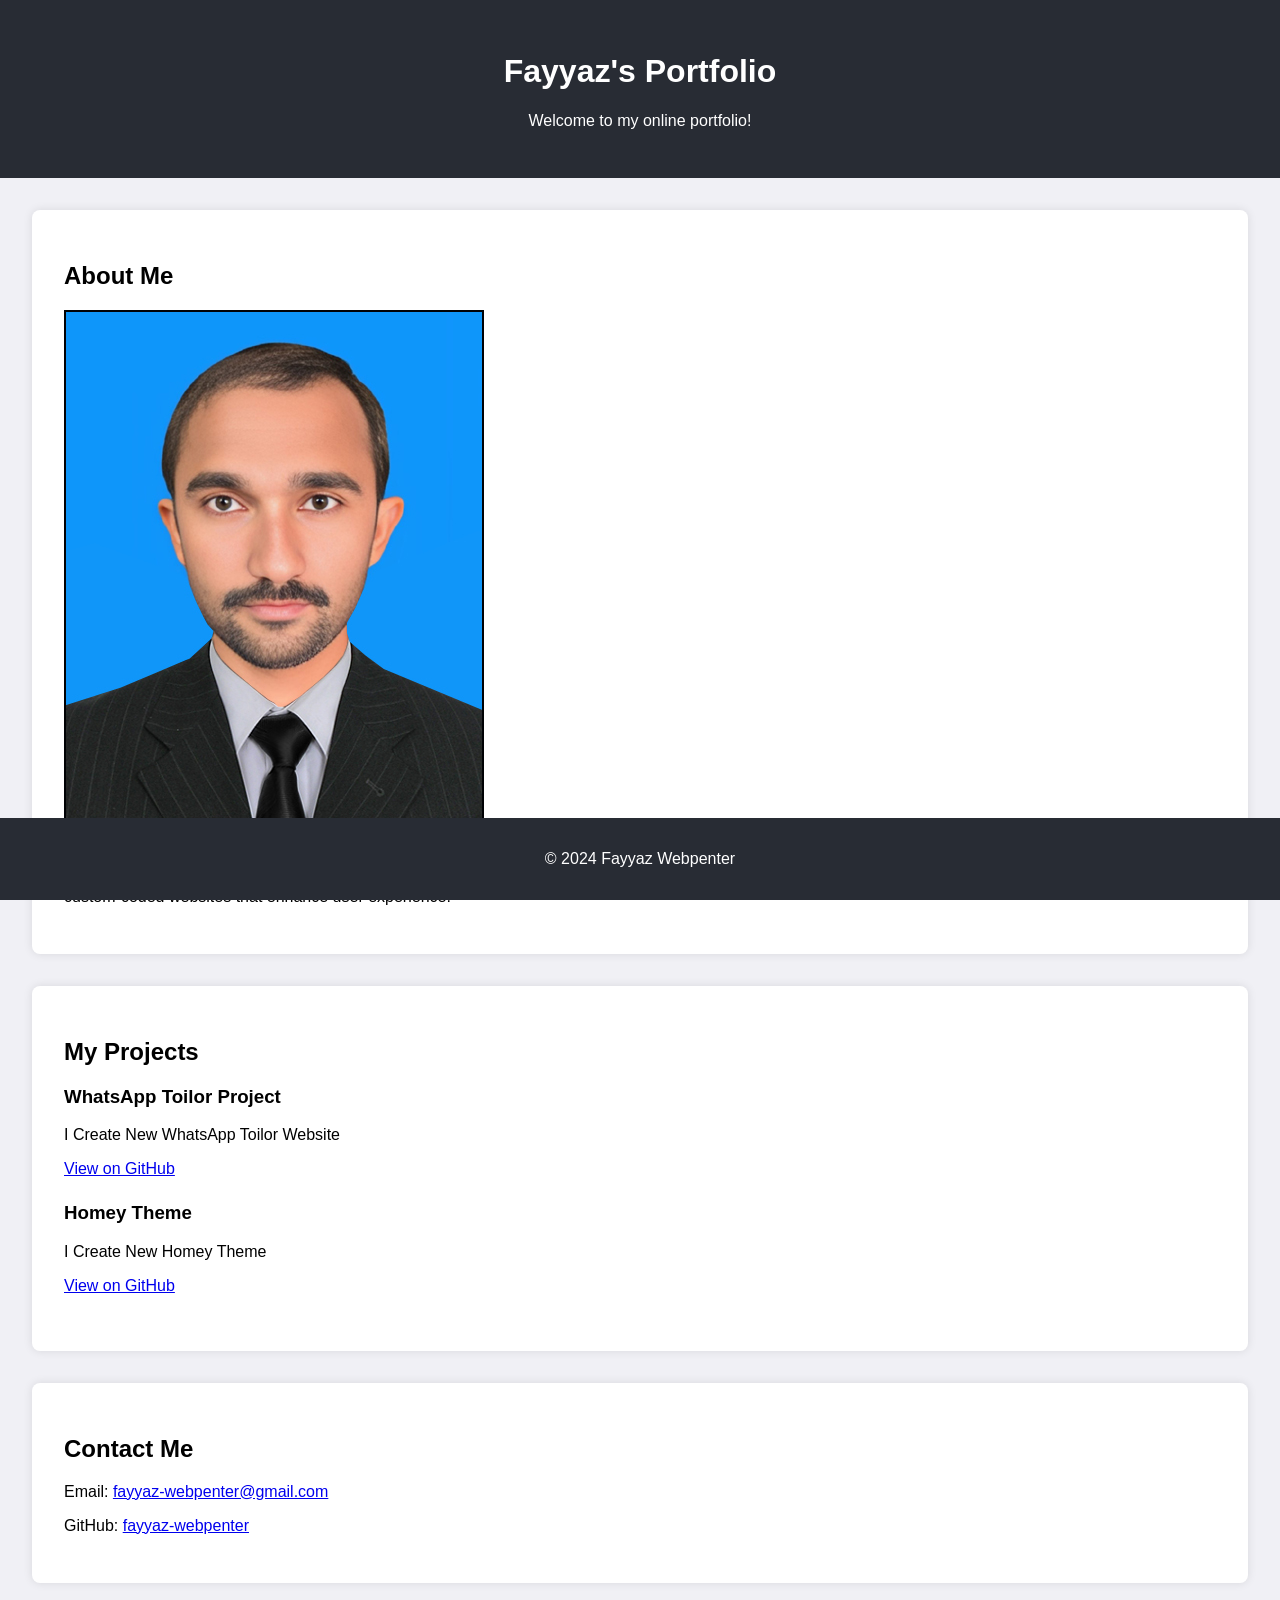
<file: index.html>
<!DOCTYPE html>
<html lang="en">
<head>
    <meta charset="UTF-8">
    <meta name="viewport" content="width=device-width, initial-scale=1.0">
    <title>Fayyaz's Portfolio</title>
    <link rel="stylesheet" href="style.css">
</head>
<body>
    <header>
        <h1>Fayyaz's Portfolio</h1>
        <p>Welcome to my online portfolio!</p>
    </header>
    <section id="about">
        <h2>About Me</h2>
        <img src="cccc.jpg" alt="Project 1 Screenshot" />
        <p>Hi, I'm Fayyaz, a Full Stack Developer with over 6 years of experience in front-end and back-end web development. I specialize in responsive web designs and custom-coded websites that enhance user experience.</p>
    </section>
    <section id="projects">
        <h2>My Projects</h2>
        <ul>
            <li>
                <h3>WhatsApp Toilor Project </h3>
                <p>I Create New WhatsApp Toilor Website</p>
                <a href="https://github.com/fayyaz-webpenter/project1" target="_blank">View on GitHub</a>
            </li>
            <li>
                <h3>Homey Theme</h3>
                <p>I Create New Homey Theme</p>
                <a href="https://github.com/fayyaz-webpenter/project2" target="_blank">View on GitHub</a>
            </li>
        </ul>
    </section>
    <section id="contact">
        <h2>Contact Me</h2>
        <p>Email: <a href="fayyazwebpenter@gmail.com">fayyaz-webpenter@gmail.com</a></p>
        <p>GitHub: <a href="https://github.com/fayyaz-webpenter" target="_blank">fayyaz-webpenter</a></p>
    </section>
    <footer>
        <p>© 2024 Fayyaz Webpenter</p>
    </footer>
</body>
</html>
</file>
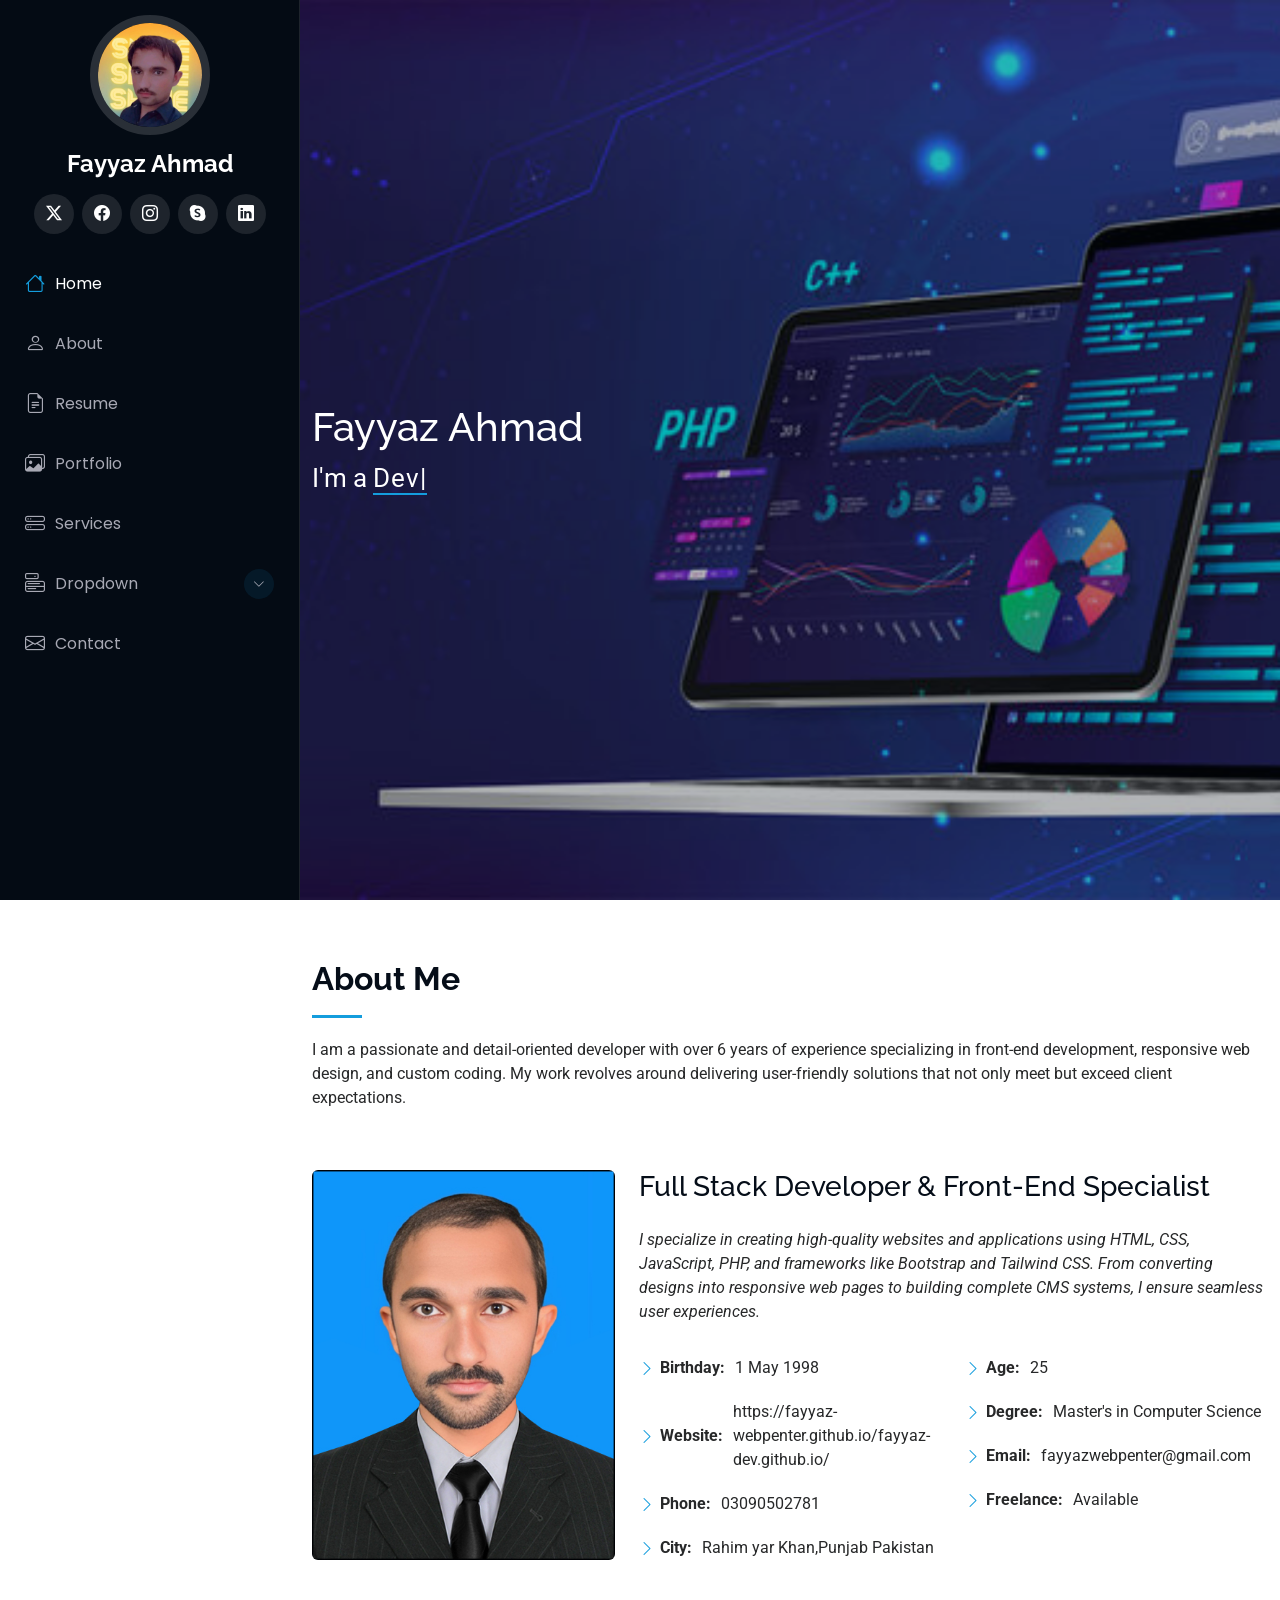
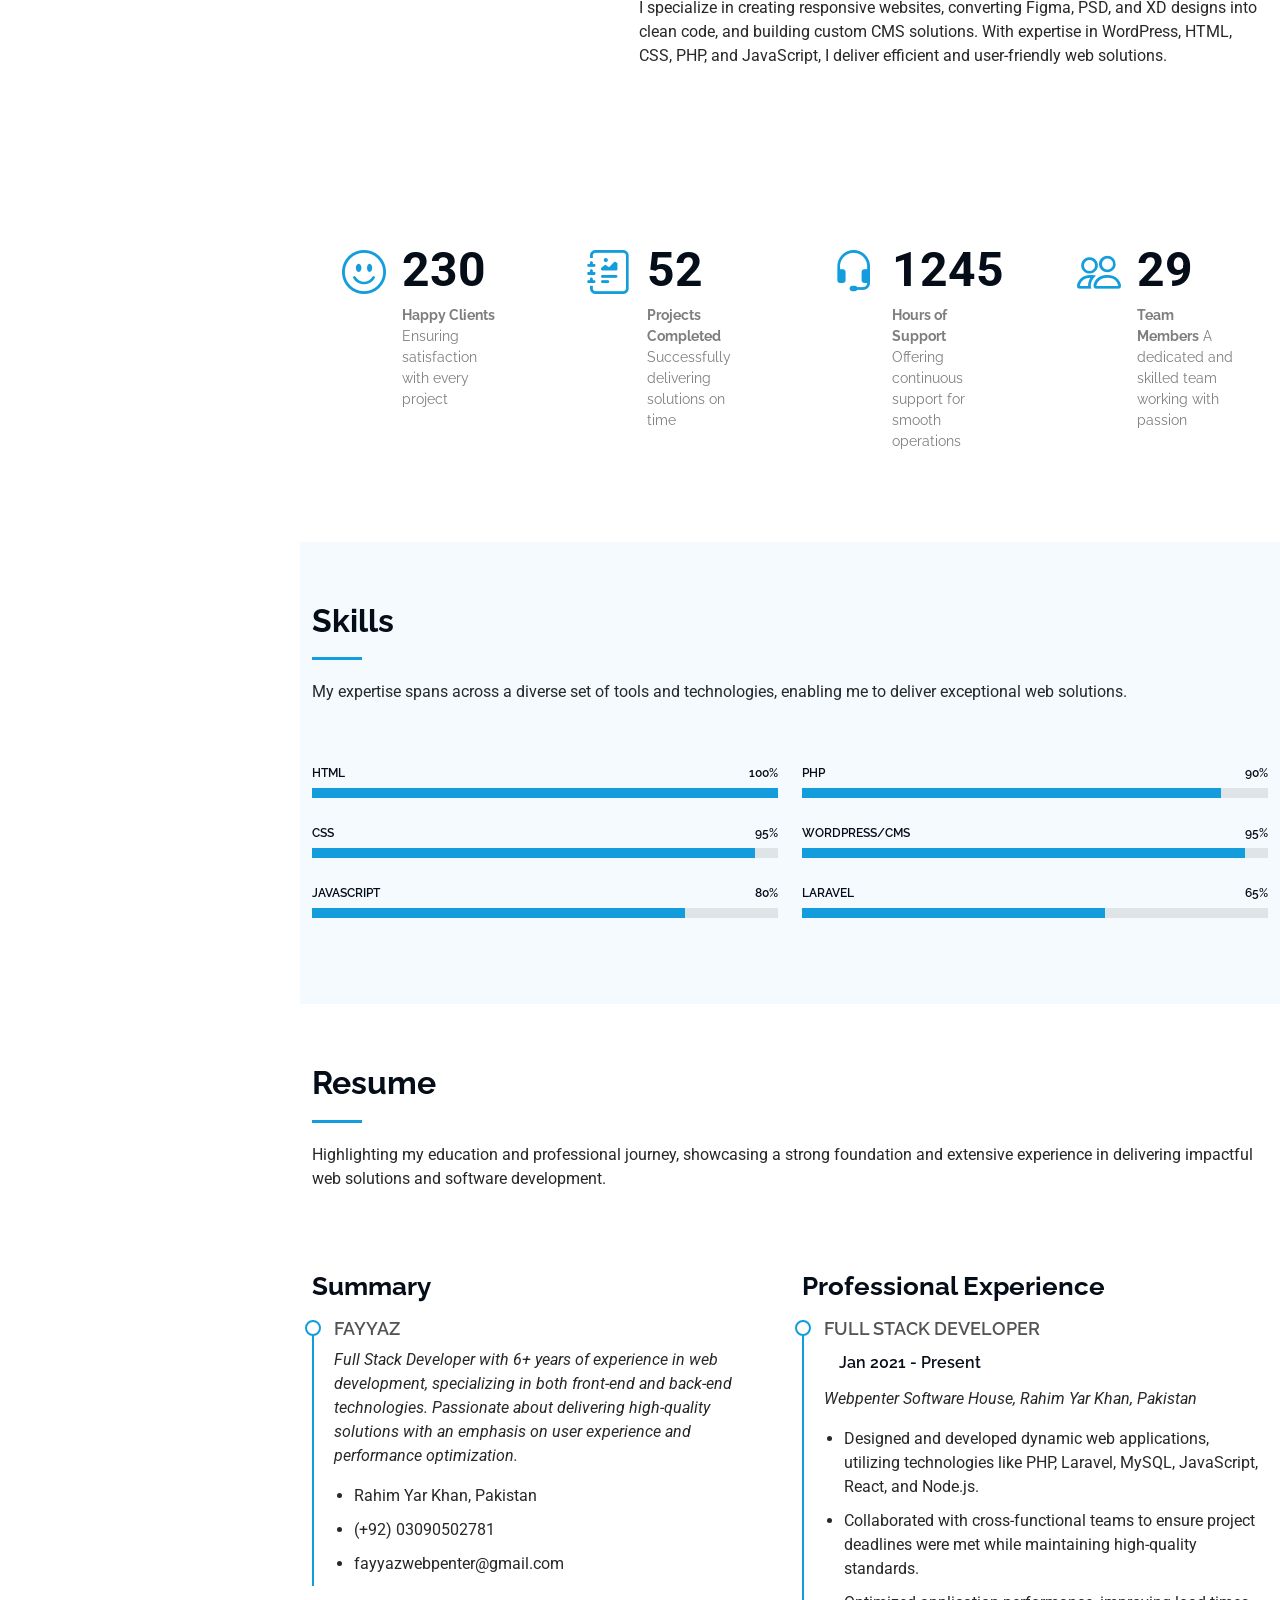
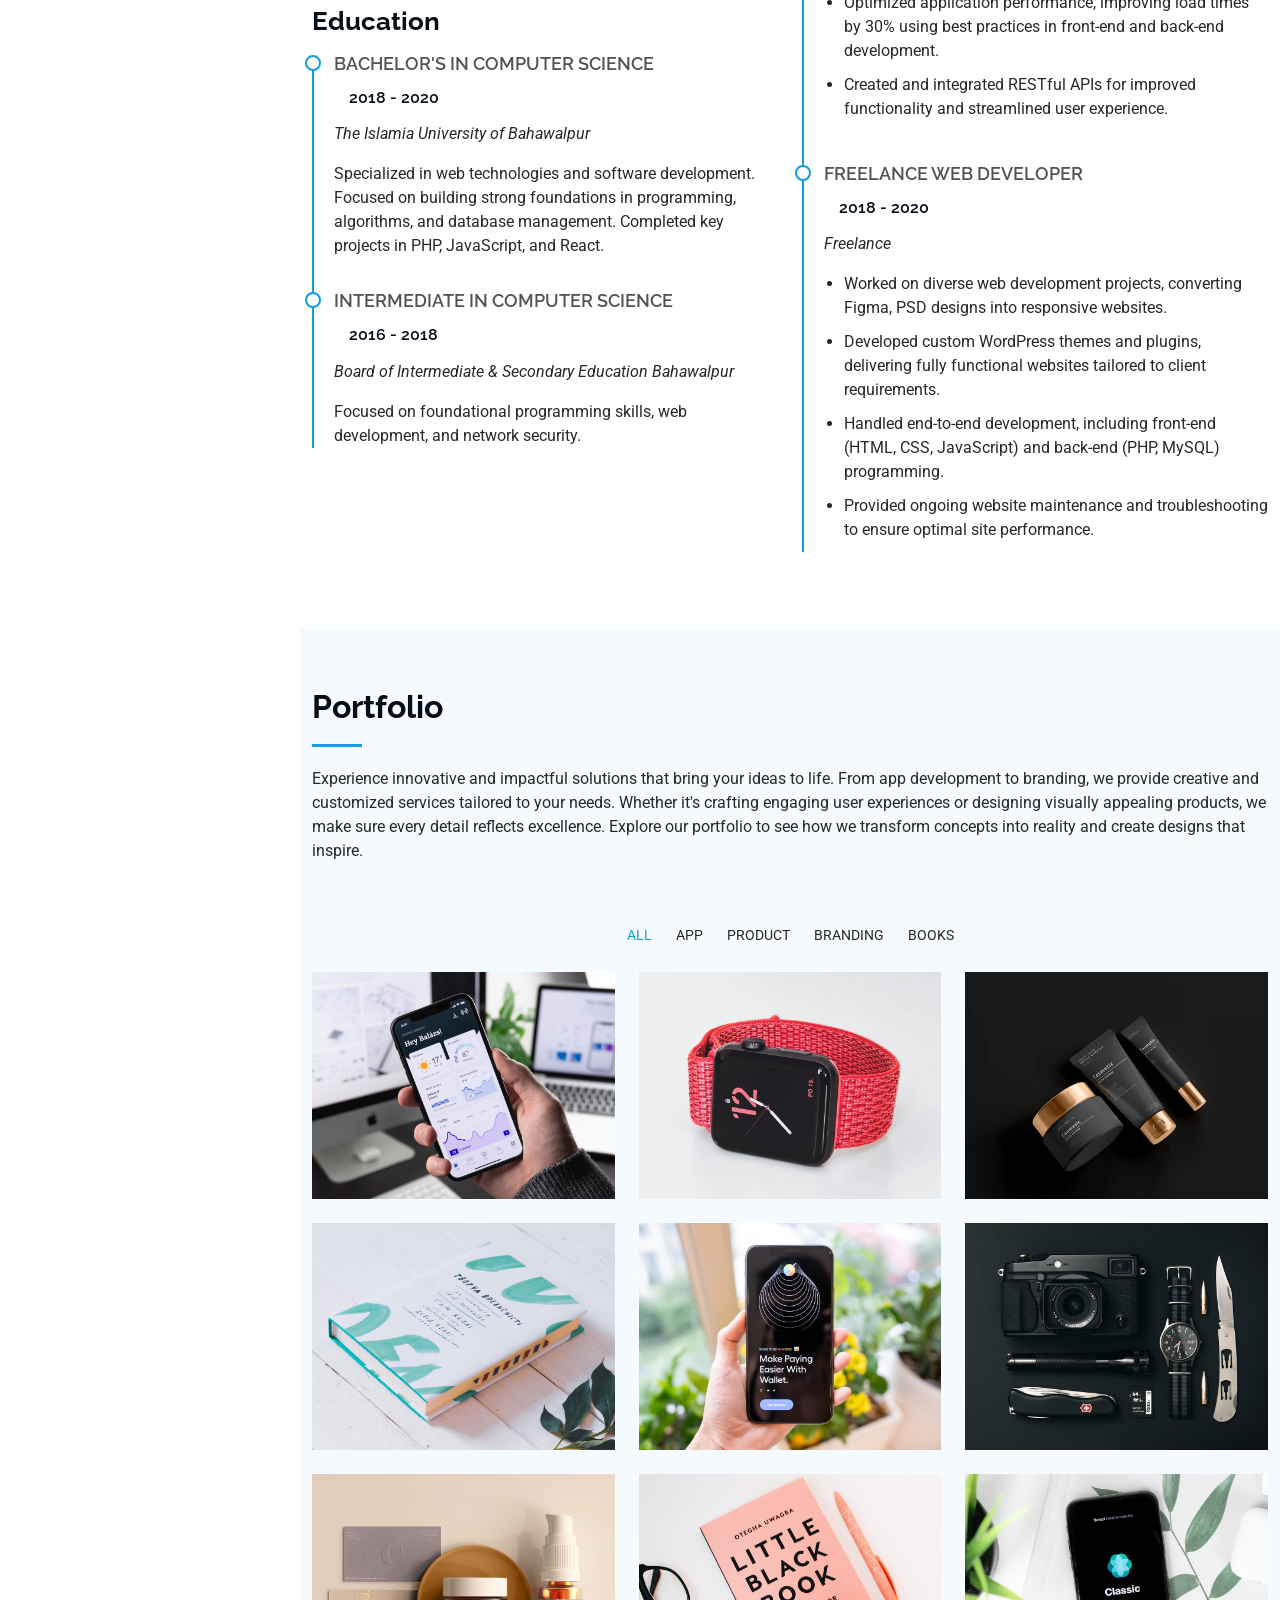
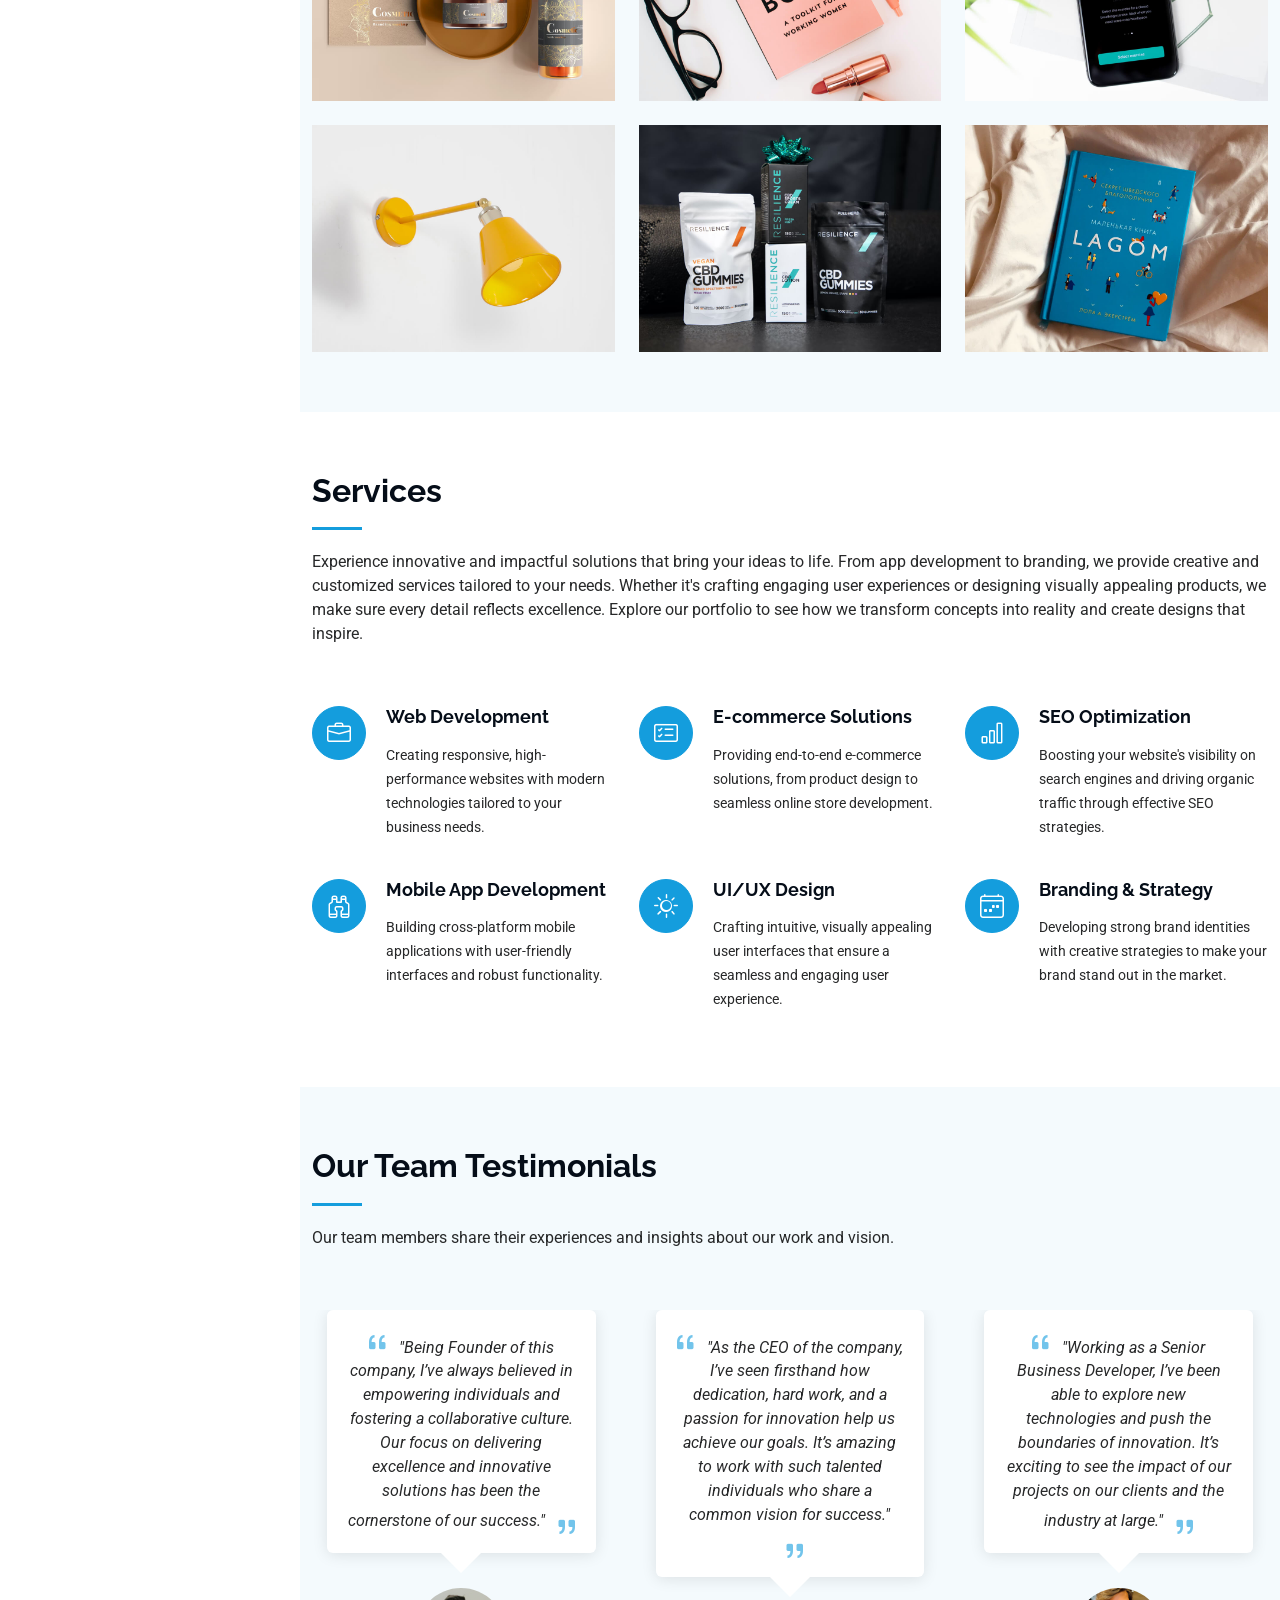
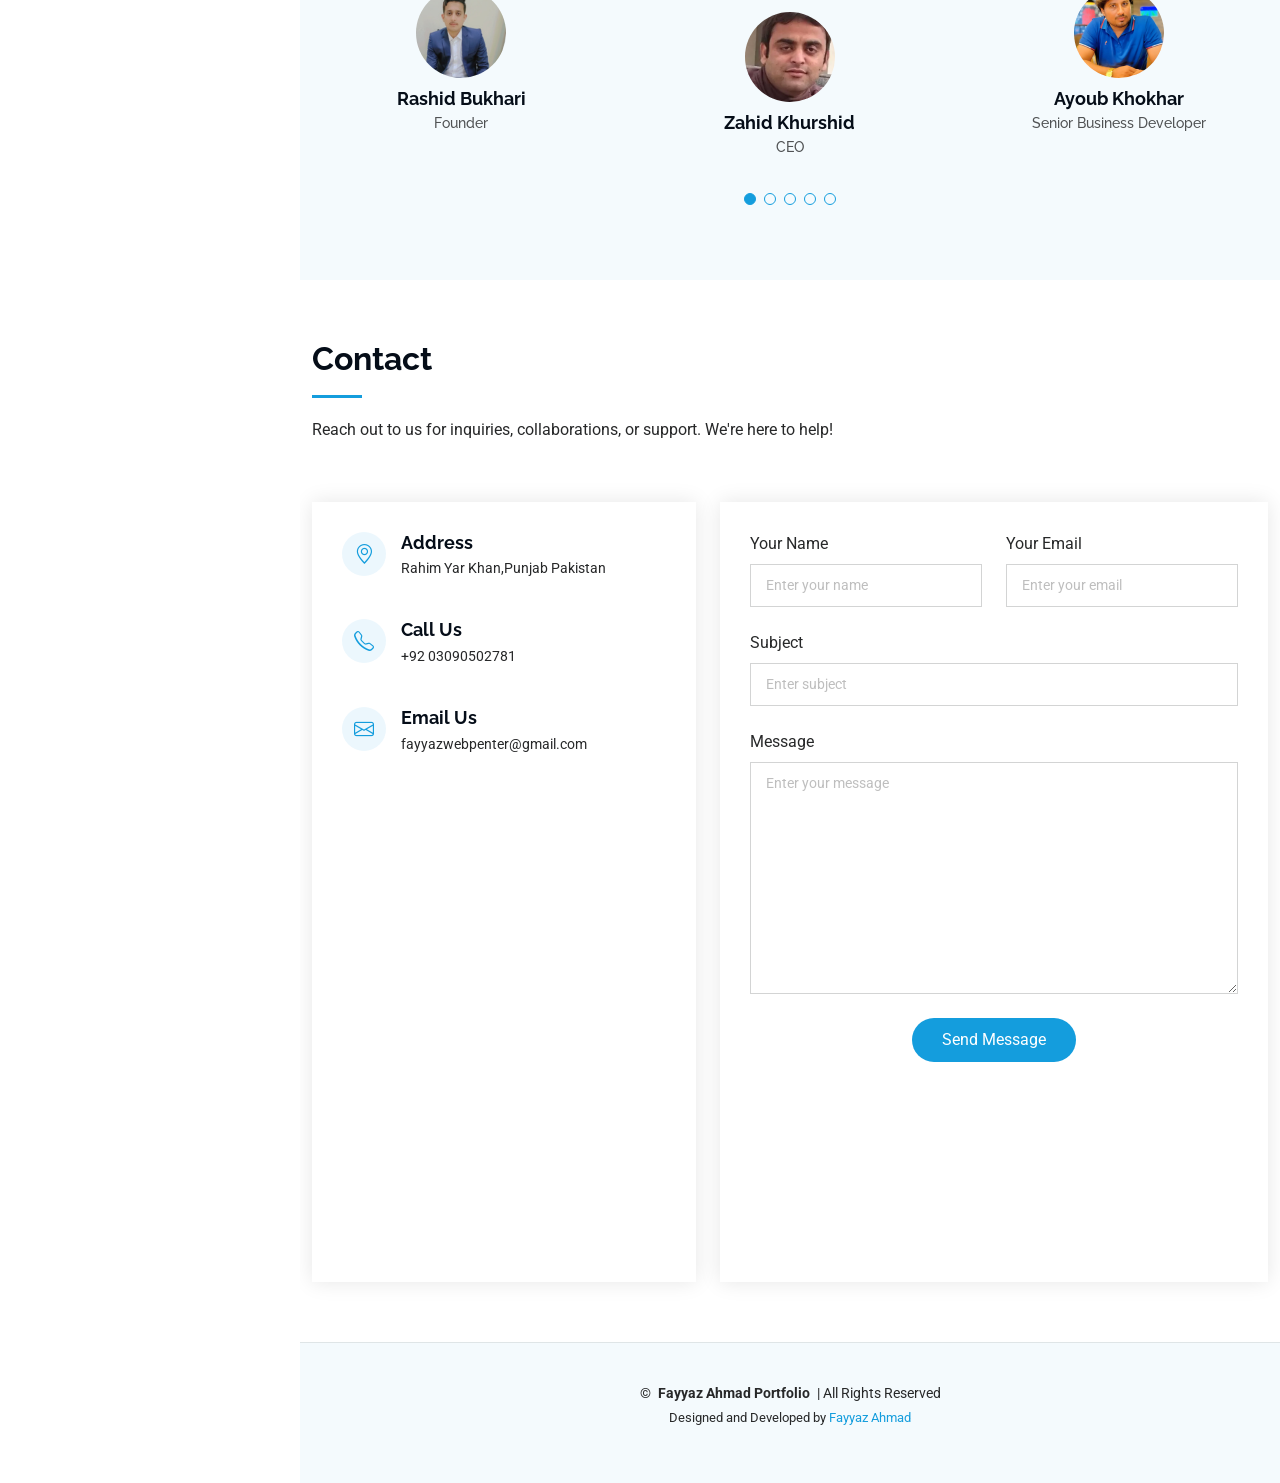
<file: docs/index.html>
<!DOCTYPE html>
<html lang="en">

<head>
  <meta charset="utf-8">
  <meta content="width=device-width, initial-scale=1.0" name="viewport">
  <title>Fayyaz Ahmad</title>
  <meta content="" name="description">
  <meta content="" name="keywords">

  <!-- Favicons -->
  <link href="assets/img/favicon.png" rel="icon">
  <link href="assets/img/apple-touch-icon.png" rel="apple-touch-icon">

  <!-- Fonts -->
  <link href="https://fonts.googleapis.com" rel="preconnect">
  <link href="https://fonts.gstatic.com" rel="preconnect" crossorigin>
  <link href="https://fonts.googleapis.com/css2?family=Roboto:ital,wght@0,100;0,300;0,400;0,500;0,700;0,900;1,100;1,300;1,400;1,500;1,700;1,900&family=Poppins:ital,wght@0,100;0,200;0,300;0,400;0,500;0,600;0,700;0,800;0,900;1,100;1,200;1,300;1,400;1,500;1,600;1,700;1,800;1,900&family=Raleway:ital,wght@0,100;0,200;0,300;0,400;0,500;0,600;0,700;0,800;0,900;1,100;1,200;1,300;1,400;1,500;1,600;1,700;1,800;1,900&display=swap" rel="stylesheet">

  <!-- Vendor CSS Files -->
  <link href="assets/vendor/bootstrap/css/bootstrap.min.css" rel="stylesheet">
  <link href="assets/vendor/bootstrap-icons/bootstrap-icons.css" rel="stylesheet">
  <link href="assets/vendor/aos/aos.css" rel="stylesheet">
  <link href="assets/vendor/glightbox/css/glightbox.min.css" rel="stylesheet">
  <link href="assets/vendor/swiper/swiper-bundle.min.css" rel="stylesheet">

  <!-- Main CSS File -->
  <link href="assets/css/main.css" rel="stylesheet">

  <!-- =======================================================
  * Template Name: iPortfolio
  * Template URL: https://bootstrapmade.com/iportfolio-bootstrap-portfolio-websites-template/
  * Updated: Jun 29 2024 with Bootstrap v5.3.3
  * Author: BootstrapMade.com
  * License: https://bootstrapmade.com/license/
  ======================================================== -->
</head>

<body class="index-page">

  <header id="header" class="header dark-background d-flex flex-column">
    <i class="header-toggle d-xl-none bi bi-list"></i>

    <div class="profile-img">
      <img src="assets/img/fayyaz.jpeg" alt="" class="img-fluid rounded-circle">
    </div>

    <a href="index.html" class="logo d-flex align-items-center justify-content-center">
      <!-- Uncomment the line below if you also wish to use an image logo -->
      <!-- <img src="assets/img/logo.png" alt=""> -->
      <h1 class="sitename">Fayyaz Ahmad</h1>
    </a>

    <div class="social-links text-center">
      <a href="#" class="twitter"><i class="bi bi-twitter-x"></i></a>
      <a href="#" class="facebook"><i class="bi bi-facebook"></i></a>
      <a href="#" class="instagram"><i class="bi bi-instagram"></i></a>
      <a href="#" class="google-plus"><i class="bi bi-skype"></i></a>
      <a href="#" class="linkedin"><i class="bi bi-linkedin"></i></a>
    </div>

    <nav id="navmenu" class="navmenu">
      <ul>
        <li><a href="#hero" class="active"><i class="bi bi-house navicon"></i>Home</a></li>
        <li><a href="#about"><i class="bi bi-person navicon"></i> About</a></li>
        <li><a href="#resume"><i class="bi bi-file-earmark-text navicon"></i> Resume</a></li>
        <li><a href="#portfolio"><i class="bi bi-images navicon"></i> Portfolio</a></li>
        <li><a href="#services"><i class="bi bi-hdd-stack navicon"></i> Services</a></li>
        <li class="dropdown"><a href="#"><i class="bi bi-menu-button navicon"></i> <span>Dropdown</span> <i class="bi bi-chevron-down toggle-dropdown"></i></a>
          <ul>
            <li><a href="#">Dropdown 1</a></li>
            <li class="dropdown"><a href="#"><span>Deep Dropdown</span> <i class="bi bi-chevron-down toggle-dropdown"></i></a>
              <ul>
                <li><a href="#">Deep Dropdown 1</a></li>
                <li><a href="#">Deep Dropdown 2</a></li>
                <li><a href="#">Deep Dropdown 3</a></li>
                <li><a href="#">Deep Dropdown 4</a></li>
                <li><a href="#">Deep Dropdown 5</a></li>
              </ul>
            </li>
            <li><a href="#">Dropdown 2</a></li>
            <li><a href="#">Dropdown 3</a></li>
            <li><a href="#">Dropdown 4</a></li>
          </ul>
        </li>
        <li><a href="#contact"><i class="bi bi-envelope navicon"></i> Contact</a></li>
      </ul>
    </nav>

  </header>

  <main class="main">

  <!-- Hero Section -->
<section id="hero" class="hero section dark-background">

  <!-- Background Image -->
  <img src="assets/img/hero-bg.jpg" alt="Hero Background" data-aos="fade-in" class="lazyload">

  <!-- Hero Content -->
  <div class="container" data-aos="fade-up" data-aos-delay="100">
    <h1>Fayyaz Ahmad</h1>
    <p>
      I'm a <span class="typed" data-typed-items="Designer, Developer, Freelancer">Designer</span>
      <span class="typed-cursor typed-cursor--blink" aria-hidden="true"></span>
    </p>
  </div>

</section>
<!-- /Hero Section -->

  <!-- About Section -->
<section id="about" class="about section">

  <!-- Section Title -->
  <div class="container section-title" data-aos="fade-up">
    <h2>About Me</h2>
    <p>
      I am a passionate and detail-oriented developer with over 6 years of experience specializing in front-end development, responsive web design, and custom coding. My work revolves around delivering user-friendly solutions that not only meet but exceed client expectations.
    </p>
  </div>
  <!-- End Section Title -->

  <div class="container" data-aos="fade-up" data-aos-delay="100">
    <div class="row gy-4 justify-content-center">

      <!-- Profile Image -->
      <div class="col-lg-4">
        <img src="assets/img/my-profile-img.jpg" class="img-fluid rounded" alt="Profile Image of Fayyaz Ahmad">
      </div>

      <!-- About Content -->
      <div class="col-lg-8 content">
        <h3>Full Stack Developer &amp; Front-End Specialist</h3>
        <p class="fst-italic py-3">
          I specialize in creating high-quality websites and applications using HTML, CSS, JavaScript, PHP, and frameworks like Bootstrap and Tailwind CSS. From converting designs into responsive web pages to building complete CMS systems, I ensure seamless user experiences.
        </p>

        <!-- Info Rows -->
        <div class="row">
          <div class="col-lg-6">
            <ul>
              <li><i class="bi bi-chevron-right"></i> <strong>Birthday:</strong> <span>1 May 1998</span></li>
              <li><i class="bi bi-chevron-right"></i> <strong>Website:</strong> <span>https://fayyaz-webpenter.github.io/fayyaz-dev.github.io/</span></li>
              <li><i class="bi bi-chevron-right"></i> <strong>Phone:</strong> <span>03090502781</span></li>
              <li><i class="bi bi-chevron-right"></i> <strong>City:</strong> <span>Rahim yar Khan,Punjab Pakistan</span></li>
            </ul>
          </div>
          <div class="col-lg-6">
            <ul>
              <li><i class="bi bi-chevron-right"></i> <strong>Age:</strong> <span>25</span></li>
              <li><i class="bi bi-chevron-right"></i> <strong>Degree:</strong> <span>Master's in Computer Science</span></li>
              <li><i class="bi bi-chevron-right"></i> <strong>Email:</strong> <span>fayyazwebpenter@gmail.com</span></li>
              <li><i class="bi bi-chevron-right"></i> <strong>Freelance:</strong> <span>Available</span></li>
            </ul>
          </div>
        </div>
        <!-- End Info Rows -->
        <p class="py-3">
          I specialize in creating responsive websites, converting Figma, PSD, and XD designs into clean code, and building custom CMS solutions. With expertise in WordPress, HTML, CSS, PHP, and JavaScript, I deliver efficient and user-friendly web solutions.
        </p>
        
        
      </div>
      <!-- End About Content -->

    </div>
  </div>

</section>
<!-- /About Section -->

<!-- Stats Section -->
<section id="stats" class="stats section">

  <div class="container" data-aos="fade-up" data-aos-delay="100">

    <div class="row gy-4">

      <div class="col-lg-3 col-md-6">
        <div class="stats-item">
          <i class="bi bi-emoji-smile"></i>
          <span data-purecounter-start="0" data-purecounter-end="250" data-purecounter-duration="1" class="purecounter"></span>
          <p><strong>Happy Clients</strong> <span>Ensuring satisfaction with every project</span></p>
        </div>
      </div><!-- End Stats Item -->

      <div class="col-lg-3 col-md-6">
        <div class="stats-item">
          <i class="bi bi-journal-richtext"></i>
          <span data-purecounter-start="0" data-purecounter-end="60" data-purecounter-duration="1" class="purecounter"></span>
          <p><strong>Projects Completed</strong> <span>Successfully delivering solutions on time</span></p>
        </div>
      </div><!-- End Stats Item -->

      <div class="col-lg-3 col-md-6">
        <div class="stats-item">
          <i class="bi bi-headset"></i>
          <span data-purecounter-start="0" data-purecounter-end="1500" data-purecounter-duration="1" class="purecounter"></span>
          <p><strong>Hours of Support</strong> <span>Offering continuous support for smooth operations</span></p>
        </div>
      </div><!-- End Stats Item -->

      <div class="col-lg-3 col-md-6">
        <div class="stats-item">
          <i class="bi bi-people"></i>
          <span data-purecounter-start="0" data-purecounter-end="35" data-purecounter-duration="1" class="purecounter"></span>
          <p><strong>Team Members</strong> <span>A dedicated and skilled team working with passion</span></p>
        </div>
      </div><!-- End Stats Item -->

    </div>

  </div>

</section><!-- /Stats Section -->

<!-- Skills Section -->
<section id="skills" class="skills section light-background">

  <!-- Section Title -->
  <div class="container section-title" data-aos="fade-up">
    <h2>Skills</h2>
    <p>My expertise spans across a diverse set of tools and technologies, enabling me to deliver exceptional web solutions.</p>
  </div><!-- End Section Title -->

  <div class="container" data-aos="fade-up" data-aos-delay="100">

    <div class="row skills-content skills-animation">

      <div class="col-lg-6">

        <div class="progress">
          <span class="skill"><span>HTML</span> <i class="val">100%</i></span>
          <div class="progress-bar-wrap">
            <div class="progress-bar" role="progressbar" aria-valuenow="100" aria-valuemin="0" aria-valuemax="100"></div>
          </div>
        </div><!-- End Skills Item -->

        <div class="progress">
          <span class="skill"><span>CSS</span> <i class="val">95%</i></span>
          <div class="progress-bar-wrap">
            <div class="progress-bar" role="progressbar" aria-valuenow="95" aria-valuemin="0" aria-valuemax="100"></div>
          </div>
        </div><!-- End Skills Item -->

        <div class="progress">
          <span class="skill"><span>JavaScript</span> <i class="val">80%</i></span>
          <div class="progress-bar-wrap">
            <div class="progress-bar" role="progressbar" aria-valuenow="80" aria-valuemin="0" aria-valuemax="100"></div>
          </div>
        </div><!-- End Skills Item -->

      </div>

      <div class="col-lg-6">

        <div class="progress">
          <span class="skill"><span>PHP</span> <i class="val">90%</i></span>
          <div class="progress-bar-wrap">
            <div class="progress-bar" role="progressbar" aria-valuenow="90" aria-valuemin="0" aria-valuemax="100"></div>
          </div>
        </div><!-- End Skills Item -->

        <div class="progress">
          <span class="skill"><span>WordPress/CMS</span> <i class="val">95%</i></span>
          <div class="progress-bar-wrap">
            <div class="progress-bar" role="progressbar" aria-valuenow="95" aria-valuemin="0" aria-valuemax="100"></div>
          </div>
        </div><!-- End Skills Item -->

        <div class="progress">
          <span class="skill"><span>Laravel</span> <i class="val">65%</i></span>
          <div class="progress-bar-wrap">
            <div class="progress-bar" role="progressbar" aria-valuenow="65" aria-valuemin="0" aria-valuemax="100"></div>
          </div>
        </div><!-- End Skills Item -->

      </div>

    </div>

  </div>

</section><!-- /Skills Section -->

 <!-- Resume Section -->
<section id="resume" class="resume section">

  <!-- Section Title -->
  <div class="container section-title" data-aos="fade-up">
    <h2>Resume</h2>
    <p>Highlighting my education and professional journey, showcasing a strong foundation and extensive experience in delivering impactful web solutions and software development.</p>
  </div><!-- End Section Title -->

  <div class="container">

    <div class="row">

      <div class="col-lg-6" data-aos="fade-up" data-aos-delay="100">
        <h3 class="resume-title">Summary</h3>

        <div class="resume-item pb-0">
          <h4>Fayyaz</h4>
          <p><em>Full Stack Developer with 6+ years of experience in web development, specializing in both front-end and back-end technologies. Passionate about delivering high-quality solutions with an emphasis on user experience and performance optimization.</em></p>
          <ul>
            <li>Rahim Yar Khan, Pakistan</li>
            <li>(+92) 03090502781</li>
            <li>fayyazwebpenter@gmail.com</li>
          </ul>
        </div><!-- End Resume Item -->

        <h3 class="resume-title">Education</h3>
        <div class="resume-item">
          <h4>Bachelor's in Computer Science</h4>
          <h5>2018 - 2020</h5>
          <p><em>The Islamia University of Bahawalpur</em></p>
          <p>Specialized in web technologies and software development. Focused on building strong foundations in programming, algorithms, and database management. Completed key projects in PHP, JavaScript, and React.</p>
        </div><!-- End Resume Item -->

        <div class="resume-item">
          <h4>Intermediate in Computer Science</h4>
          <h5>2016 - 2018</h5>
          <p><em>Board of Intermediate & Secondary Education Bahawalpur</em></p>
          <p>Focused on foundational programming skills, web development, and network security.</p>
        </div><!-- End Resume Item -->

      </div>

      <div class="col-lg-6" data-aos="fade-up" data-aos-delay="200">
        <h3 class="resume-title">Professional Experience</h3>
        <div class="resume-item">
          <h4>Full Stack Developer</h4>
          <h5>Jan 2021 - Present</h5>
          <p><em>Webpenter Software House, Rahim Yar Khan, Pakistan</em></p>
          <ul>
            <li>Designed and developed dynamic web applications, utilizing technologies like PHP, Laravel, MySQL, JavaScript, React, and Node.js.</li>
            <li>Collaborated with cross-functional teams to ensure project deadlines were met while maintaining high-quality standards.</li>
            <li>Optimized application performance, improving load times by 30% using best practices in front-end and back-end development.</li>
            <li>Created and integrated RESTful APIs for improved functionality and streamlined user experience.</li>
          </ul>
        </div><!-- End Resume Item -->

        <div class="resume-item">
          <h4>Freelance Web Developer</h4>
          <h5>2018 - 2020</h5>
          <p><em>Freelance</em></p>
          <ul>
            <li>Worked on diverse web development projects, converting Figma, PSD designs into responsive websites.</li>
            <li>Developed custom WordPress themes and plugins, delivering fully functional websites tailored to client requirements.</li>
            <li>Handled end-to-end development, including front-end (HTML, CSS, JavaScript) and back-end (PHP, MySQL) programming.</li>
            <li>Provided ongoing website maintenance and troubleshooting to ensure optimal site performance.</li>
          </ul>
        </div><!-- End Resume Item -->

      </div>

    </div>

  </div>

</section><!-- /Resume Section -->

  <!-- Portfolio Section -->
<section id="portfolio" class="portfolio section light-background">

  <!-- Section Title -->
  <div class="container section-title" data-aos="fade-up">
    <h2>Portfolio</h2>
    <p>Experience innovative and impactful solutions that bring your ideas to life. From app development to branding, we provide creative and customized services tailored to your needs. Whether it's crafting engaging user experiences or designing visually appealing products, we make sure every detail reflects excellence. Explore our portfolio to see how we transform concepts into reality and create designs that inspire.</p>

  </div><!-- End Section Title -->

  <div class="container">

    <div class="isotope-layout" data-default-filter="*" data-layout="masonry" data-sort="original-order">

      <ul class="portfolio-filters isotope-filters" data-aos="fade-up" data-aos-delay="100">
        <li data-filter="*" class="filter-active">All</li>
        <li data-filter=".filter-app">App</li>
        <li data-filter=".filter-product">Product</li>
        <li data-filter=".filter-branding">Branding</li>
        <li data-filter=".filter-books">Books</li>
      </ul><!-- End Portfolio Filters -->

      <div class="row gy-4 isotope-container" data-aos="fade-up" data-aos-delay="200">

        <div class="col-lg-4 col-md-6 portfolio-item isotope-item filter-app">
          <div class="portfolio-content h-100">
            <img src="assets/img/portfolio/app-1.jpg" class="img-fluid" alt="">
            <div class="portfolio-info">
              <h4>Travel App</h4>
              <p>An app for planning trips and managing travel details.</p>
              <a href="assets/img/portfolio/app-1.jpg" title="Travel App" data-gallery="portfolio-gallery-app" class="glightbox preview-link"><i class="bi bi-zoom-in"></i></a>
              <a href="portfolio-details.html" title="More Details" class="details-link"><i class="bi bi-link-45deg"></i></a>
            </div>
          </div>
        </div><!-- End Portfolio Item -->

        <div class="col-lg-4 col-md-6 portfolio-item isotope-item filter-product">
          <div class="portfolio-content h-100">
            <img src="assets/img/portfolio/product-1.jpg" class="img-fluid" alt="">
            <div class="portfolio-info">
              <h4>Smartwatch</h4>
              <p>A modern smartwatch with fitness tracking features.</p>
              <a href="assets/img/portfolio/product-1.jpg" title="Smartwatch" data-gallery="portfolio-gallery-product" class="glightbox preview-link"><i class="bi bi-zoom-in"></i></a>
              <a href="portfolio-details.html" title="More Details" class="details-link"><i class="bi bi-link-45deg"></i></a>
            </div>
          </div>
        </div><!-- End Portfolio Item -->

        <div class="col-lg-4 col-md-6 portfolio-item isotope-item filter-branding">
          <div class="portfolio-content h-100">
            <img src="assets/img/portfolio/branding-1.jpg" class="img-fluid" alt="">
            <div class="portfolio-info">
              <h4>Restaurant Branding</h4>
              <p>Branding concept for a modern and elegant restaurant.</p>
              <a href="assets/img/portfolio/branding-1.jpg" title="Restaurant Branding" data-gallery="portfolio-gallery-branding" class="glightbox preview-link"><i class="bi bi-zoom-in"></i></a>
              <a href="portfolio-details.html" title="More Details" class="details-link"><i class="bi bi-link-45deg"></i></a>
            </div>
          </div>
        </div><!-- End Portfolio Item -->

        <div class="col-lg-4 col-md-6 portfolio-item isotope-item filter-books">
          <div class="portfolio-content h-100">
            <img src="assets/img/portfolio/books-1.jpg" class="img-fluid" alt="">
            <div class="portfolio-info">
              <h4>Cookbook</h4>
              <p>A beautifully designed cookbook featuring new recipes.</p>
              <a href="assets/img/portfolio/books-1.jpg" title="Cookbook" data-gallery="portfolio-gallery-book" class="glightbox preview-link"><i class="bi bi-zoom-in"></i></a>
              <a href="portfolio-details.html" title="More Details" class="details-link"><i class="bi bi-link-45deg"></i></a>
            </div>
          </div>
        </div><!-- End Portfolio Item -->

        <div class="col-lg-4 col-md-6 portfolio-item isotope-item filter-app">
          <div class="portfolio-content h-100">
            <img src="assets/img/portfolio/app-2.jpg" class="img-fluid" alt="">
            <div class="portfolio-info">
              <h4>Fitness App</h4>
              <p>An app designed to track fitness activities and goals.</p>
              <a href="assets/img/portfolio/app-2.jpg" title="Fitness App" data-gallery="portfolio-gallery-app" class="glightbox preview-link"><i class="bi bi-zoom-in"></i></a>
              <a href="portfolio-details.html" title="More Details" class="details-link"><i class="bi bi-link-45deg"></i></a>
            </div>
          </div>
        </div><!-- End Portfolio Item -->

        <div class="col-lg-4 col-md-6 portfolio-item isotope-item filter-product">
          <div class="portfolio-content h-100">
            <img src="assets/img/portfolio/product-2.jpg" class="img-fluid" alt="">
            <div class="portfolio-info">
              <h4>Smart Home Device</h4>
              <p>Innovative smart home device to automate daily tasks.</p>
              <a href="assets/img/portfolio/product-2.jpg" title="Smart Home Device" data-gallery="portfolio-gallery-product" class="glightbox preview-link"><i class="bi bi-zoom-in"></i></a>
              <a href="portfolio-details.html" title="More Details" class="details-link"><i class="bi bi-link-45deg"></i></a>
            </div>
          </div>
        </div><!-- End Portfolio Item -->

        <div class="col-lg-4 col-md-6 portfolio-item isotope-item filter-branding">
          <div class="portfolio-content h-100">
            <img src="assets/img/portfolio/branding-2.jpg" class="img-fluid" alt="">
            <div class="portfolio-info">
              <h4>Tech Startup Branding</h4>
              <p>A modern branding design for a tech startup.</p>
              <a href="assets/img/portfolio/branding-2.jpg" title="Tech Startup Branding" data-gallery="portfolio-gallery-branding" class="glightbox preview-link"><i class="bi bi-zoom-in"></i></a>
              <a href="portfolio-details.html" title="More Details" class="details-link"><i class="bi bi-link-45deg"></i></a>
            </div>
          </div>
        </div><!-- End Portfolio Item -->

        <div class="col-lg-4 col-md-6 portfolio-item isotope-item filter-books">
          <div class="portfolio-content h-100">
            <img src="assets/img/portfolio/books-2.jpg" class="img-fluid" alt="">
            <div class="portfolio-info">
              <h4>Travel Journal</h4>
              <p>A beautifully designed journal for recording travel experiences.</p>
              <a href="assets/img/portfolio/books-2.jpg" title="Travel Journal" data-gallery="portfolio-gallery-book" class="glightbox preview-link"><i class="bi bi-zoom-in"></i></a>
              <a href="portfolio-details.html" title="More Details" class="details-link"><i class="bi bi-link-45deg"></i></a>
            </div>
          </div>
        </div><!-- End Portfolio Item -->

        <div class="col-lg-4 col-md-6 portfolio-item isotope-item filter-app">
          <div class="portfolio-content h-100">
            <img src="assets/img/portfolio/app-3.jpg" class="img-fluid" alt="">
            <div class="portfolio-info">
              <h4>Photo Editing App</h4>
              <p>A photo editing app with various filter and enhancement features.</p>
              <a href="assets/img/portfolio/app-3.jpg" title="Photo Editing App" data-gallery="portfolio-gallery-app" class="glightbox preview-link"><i class="bi bi-zoom-in"></i></a>
              <a href="portfolio-details.html" title="More Details" class="details-link"><i class="bi bi-link-45deg"></i></a>
            </div>
          </div>
        </div><!-- End Portfolio Item -->

        <div class="col-lg-4 col-md-6 portfolio-item isotope-item filter-product">
          <div class="portfolio-content h-100">
            <img src="assets/img/portfolio/product-3.jpg" class="img-fluid" alt="">
            <div class="portfolio-info">
              <h4>Wireless Headphones</h4>
              <p>Wireless headphones with noise cancellation and great sound quality.</p>
              <a href="assets/img/portfolio/product-3.jpg" title="Wireless Headphones" data-gallery="portfolio-gallery-product" class="glightbox preview-link"><i class="bi bi-zoom-in"></i></a>
              <a href="portfolio-details.html" title="More Details" class="details-link"><i class="bi bi-link-45deg"></i></a>
            </div>
          </div>
        </div><!-- End Portfolio Item -->

        <div class="col-lg-4 col-md-6 portfolio-item isotope-item filter-branding">
          <div class="portfolio-content h-100">
            <img src="assets/img/portfolio/branding-3.jpg" class="img-fluid" alt="">
            <div class="portfolio-info">
              <h4>Fashion Brand</h4>
              <p>Branding concept for a high-end fashion brand.</p>
              <a href="assets/img/portfolio/branding-3.jpg" title="Fashion Brand" data-gallery="portfolio-gallery-branding" class="glightbox preview-link"><i class="bi bi-zoom-in"></i></a>
              <a href="portfolio-details.html" title="More Details" class="details-link"><i class="bi bi-link-45deg"></i></a>
            </div>
          </div>
        </div><!-- End Portfolio Item -->

        <div class="col-lg-4 col-md-6 portfolio-item isotope-item filter-books">
          <div class="portfolio-content h-100">
            <img src="assets/img/portfolio/books-3.jpg" class="img-fluid" alt="">
            <div class="portfolio-info">
              <h4>Design Book</h4>
              <p>A book showcasing various design techniques and principles.</p>
              <a href="assets/img/portfolio/books-3.jpg" title="Design Book" data-gallery="portfolio-gallery-book" class="glightbox preview-link"><i class="bi bi-zoom-in"></i></a>
              <a href="portfolio-details.html" title="More Details" class="details-link"><i class="bi bi-link-45deg"></i></a>
            </div>
          </div>
        </div><!-- End Portfolio Item -->

      </div><!-- End Portfolio Items -->

    </div><!-- End Isotope Layout -->

  </div><!-- End Container -->

</section><!-- End Portfolio Section -->

<!-- Services Section -->
<section id="services" class="services section">

  <!-- Section Title -->
  <div class="container section-title" data-aos="fade-up">
    <h2>Services</h2>
    <p>Experience innovative and impactful solutions that bring your ideas to life. From app development to branding, we provide creative and customized services tailored to your needs. Whether it's crafting engaging user experiences or designing visually appealing products, we make sure every detail reflects excellence. Explore our portfolio to see how we transform concepts into reality and create designs that inspire.</p>
  </div><!-- End Section Title -->

  <div class="container">
    <div class="row gy-4">

      <div class="col-lg-4 col-md-6 service-item d-flex" data-aos="fade-up" data-aos-delay="100">
        <div class="icon flex-shrink-0"><i class="bi bi-briefcase"></i></div>
        <div>
          <h4 class="title"><a href="service-details.html" class="stretched-link">Web Development</a></h4>
          <p class="description">Creating responsive, high-performance websites with modern technologies tailored to your business needs.</p>
        </div>
      </div><!-- End Service Item -->

      <div class="col-lg-4 col-md-6 service-item d-flex" data-aos="fade-up" data-aos-delay="200">
        <div class="icon flex-shrink-0"><i class="bi bi-card-checklist"></i></div>
        <div>
          <h4 class="title"><a href="service-details.html" class="stretched-link">E-commerce Solutions</a></h4>
          <p class="description">Providing end-to-end e-commerce solutions, from product design to seamless online store development.</p>
        </div>
      </div><!-- End Service Item -->

      <div class="col-lg-4 col-md-6 service-item d-flex" data-aos="fade-up" data-aos-delay="300">
        <div class="icon flex-shrink-0"><i class="bi bi-bar-chart"></i></div>
        <div>
          <h4 class="title"><a href="service-details.html" class="stretched-link">SEO Optimization</a></h4>
          <p class="description">Boosting your website's visibility on search engines and driving organic traffic through effective SEO strategies.</p>
        </div>
      </div><!-- End Service Item -->

      <div class="col-lg-4 col-md-6 service-item d-flex" data-aos="fade-up" data-aos-delay="400">
        <div class="icon flex-shrink-0"><i class="bi bi-binoculars"></i></div>
        <div>
          <h4 class="title"><a href="service-details.html" class="stretched-link">Mobile App Development</a></h4>
          <p class="description">Building cross-platform mobile applications with user-friendly interfaces and robust functionality.</p>
        </div>
      </div><!-- End Service Item -->

      <div class="col-lg-4 col-md-6 service-item d-flex" data-aos="fade-up" data-aos-delay="500">
        <div class="icon flex-shrink-0"><i class="bi bi-brightness-high"></i></div>
        <div>
          <h4 class="title"><a href="service-details.html" class="stretched-link">UI/UX Design</a></h4>
          <p class="description">Crafting intuitive, visually appealing user interfaces that ensure a seamless and engaging user experience.</p>
        </div>
      </div><!-- End Service Item -->

      <div class="col-lg-4 col-md-6 service-item d-flex" data-aos="fade-up" data-aos-delay="600">
        <div class="icon flex-shrink-0"><i class="bi bi-calendar4-week"></i></div>
        <div>
          <h4 class="title"><a href="service-details.html" class="stretched-link">Branding & Strategy</a></h4>
          <p class="description">Developing strong brand identities with creative strategies to make your brand stand out in the market.</p>
        </div>
      </div><!-- End Service Item -->

    </div>
  </div>

</section><!-- /Services Section -->

<!-- Testimonials Section -->
<section id="testimonials" class="testimonials section light-background">

  <!-- Section Title -->
  <div class="container section-title" data-aos="fade-up">
    <h2>Our Team Testimonials</h2>
    <p>Our team members share their experiences and insights about our work and vision.</p>
  </div>
  <!-- End Section Title -->

  <div class="container" data-aos="fade-up" data-aos-delay="100">
    <div class="swiper init-swiper">
      <script type="application/json" class="swiper-config">
        {
          "loop": true,
          "speed": 600,
          "autoplay": {
            "delay": 5000
          },
          "slidesPerView": "auto",
          "pagination": {
            "el": ".swiper-pagination",
            "type": "bullets",
            "clickable": true
          },
          "breakpoints": {
            "320": {
              "slidesPerView": 1,
              "spaceBetween": 20
            },
            "1200": {
              "slidesPerView": 3,
              "spaceBetween": 30
            }
          }
        }
      </script>
      <div class="swiper-wrapper">
        <!-- Testimonial Items -->
        <div class="swiper-slide">
          <div class="testimonial-item">
            <p>
              <i class="bi bi-quote quote-icon-left"></i>
              "Being Founder of this company, I’ve always believed in empowering individuals and fostering a collaborative culture. Our focus on delivering excellence and innovative solutions has been the cornerstone of our success."
              <i class="bi bi-quote quote-icon-right"></i>
            </p>
            <img src="assets/img/testimonials/rashid-bukhari.png" class="testimonial-img" alt="Rashid Bukhari">
            <h3>Rashid Bukhari</h3>
            <h4>Founder</h4>
          </div>
        </div>

        <div class="swiper-slide">
          <div class="testimonial-item">
            <p>
              <i class="bi bi-quote quote-icon-left"></i>
              "As the CEO of the company, I’ve seen firsthand how dedication, hard work, and a passion for innovation help us achieve our goals. It’s amazing to work with such talented individuals who share a common vision for success."
              <i class="bi bi-quote quote-icon-right"></i>
            </p>
            <img src="assets/img/testimonials/zahid-khurshid.webp" class="testimonial-img" alt="Zahid Khurshid">
            <h3>Zahid Khurshid</h3>
            <h4>CEO</h4>
          </div>
        </div>

        <div class="swiper-slide">
          <div class="testimonial-item">
            <p>
              <i class="bi bi-quote quote-icon-left"></i>
              "Working as a Senior Business Developer, I’ve been able to explore new technologies and push the boundaries of innovation. It’s exciting to see the impact of our projects on our clients and the industry at large."
              <i class="bi bi-quote quote-icon-right"></i>
            </p>
            <img src="assets/img/testimonials/ayoub.png" class="testimonial-img" alt="Ayoub Khokhar">
            <h3>Ayoub Khokhar</h3>
            <h4>Senior Business Developer</h4>
          </div>
        </div>

        <div class="swiper-slide">
          <div class="testimonial-item">
            <p>
              <i class="bi bi-quote quote-icon-left"></i>
              "As a Senior Developer, I am proud to contribute to cutting-edge projects that drive growth and success for our clients. Our team works in perfect harmony, creating innovative solutions that stand the test of time."
              <i class="bi bi-quote quote-icon-right"></i>
            </p>
            <img src="assets/img/testimonials/m-sadiq.png" class="testimonial-img" alt="M. Sadiq">
            <h3>M. Sadiq</h3>
            <h4>Senior Developer</h4>
          </div>
        </div>

        <div class="swiper-slide">
          <div class="testimonial-item">
            <p>
              <i class="bi bi-quote quote-icon-left"></i>
              "As a Business Developer, I am proud to contribute to cutting-edge projects that drive growth and success for our clients. Our team works in perfect harmony, creating innovative solutions that stand the test of time."
              <i class="bi bi-quote quote-icon-right"></i>
            </p>
            <img src="assets/img/testimonials/hanif.png" class="testimonial-img" alt="Haneef Ahmad">
            <h3>Haneef Ahmad</h3>
            <h4>Business Developer</h4>
          </div>
        </div>
        <!-- End Testimonial Items -->
      </div>
      <div class="swiper-pagination"></div>
    </div>
  </div>
</section>
<!-- End Testimonials Section -->

<!-- Contact Section -->
<section id="contact" class="contact section">

  <!-- Section Title -->
  <div class="container section-title" data-aos="fade-up">
    <h2>Contact</h2>
    <p>Reach out to us for inquiries, collaborations, or support. We're here to help!</p>
  </div><!-- End Section Title -->

  <div class="container" data-aos="fade-up" data-aos-delay="100">

    <div class="row gy-4">

      <!-- Contact Info -->
      <div class="col-lg-5">

        <div class="info-wrap">
          <div class="info-item d-flex" data-aos="fade-up" data-aos-delay="200">
            <i class="bi bi-geo-alt flex-shrink-0"></i>
            <div>
              <h3>Address</h3>
              <p>Rahim Yar Khan,Punjab Pakistan</p>
            </div>
          </div><!-- End Info Item -->

          <div class="info-item d-flex" data-aos="fade-up" data-aos-delay="300">
            <i class="bi bi-telephone flex-shrink-0"></i>
            <div>
              <h3>Call Us</h3>
              <p>+92 03090502781</p>
            </div>
          </div><!-- End Info Item -->

          <div class="info-item d-flex" data-aos="fade-up" data-aos-delay="400">
            <i class="bi bi-envelope flex-shrink-0"></i>
            <div>
              <h3>Email Us</h3>
              <p>fayyazwebpenter@gmail.com</p>
            </div>
          </div><!-- End Info Item -->

          <iframe src="https://www.google.com/maps/embed?pb=!1m18!1m12!1m3!1d1754.314662765599!2d70.32336068632794!3d28.430439648577735!2m3!1f0!2f0!3f0!3m2!1i1024!2i768!4f13.1!3m3!1m2!1s0x393a07645eb45a89%3A0x6de035ce5bdb86d0!2sWebpenter%20IT%20Services!5e0!3m2!1sen!2s!4v1735129241827!5m2!1sen!2s" width="600" height="450" style="border:0;" allowfullscreen="" loading="lazy" referrerpolicy="no-referrer-when-downgrade"></iframe>
        </div>
      </div><!-- End Contact Info -->

      <!-- Contact Form -->
      <div class="col-lg-7">
        <form action="https://formspree.io/f/xeooenob" method="POST" class="php-email-form" data-aos="fade-up" data-aos-delay="200">
          <div class="row gy-4">
              <div class="col-md-6">
                  <label for="name-field" class="pb-2">Your Name</label>
                  <input type="text" name="name" id="name-field" class="form-control" placeholder="Enter your name" required>
              </div>
      
              <div class="col-md-6">
                  <label for="email-field" class="pb-2">Your Email</label>
                  <input type="email" class="form-control" name="email" id="email-field" placeholder="Enter your email" required>
              </div>
      
              <div class="col-md-12">
                  <label for="subject-field" class="pb-2">Subject</label>
                  <input type="text" class="form-control" name="subject" id="subject-field" placeholder="Enter subject" required>
              </div>
      
              <div class="col-md-12">
                  <label for="message-field" class="pb-2">Message</label>
                  <textarea class="form-control" name="message" rows="10" id="message-field" placeholder="Enter your message" required></textarea>
              </div>
      
              <div class="col-md-12 text-center">
                  <div class="loading" style="display: none;">Loading...</div>
                  <div class="error-message" style="visibility: hidden;"></div>
                  <div class="sent-message" style="display: none;">Your message has been sent. Thank you!</div>
      
                  <button type="submit">Send Message</button> 
              </div>
          </div>
      </form>
      
      </div><!-- End Contact Form -->

    </div>

  </div>

</section><!-- /Contact Section -->

  </main>
  <footer id="footer" class="footer position-relative light-background">

    <div class="container">
      <div class="copyright text-center">
        <p>© <strong class="px-1 sitename">Fayyaz Ahmad Portfolio</strong> | All Rights Reserved</p>
      </div>
      <div class="credits text-center">
        <p>Designed and Developed by <a href="https://fayyaz-webpenter.github.io/fayyaz-dev.github.io/">Fayyaz Ahmad</a></p>
      </div>
    </div>
  
  </footer>
  
  <!-- Scroll Top -->
  <a href="#" id="scroll-top" class="scroll-top d-flex align-items-center justify-content-center"><i class="bi bi-arrow-up-short"></i></a>

  <!-- Preloader -->
  <div id="preloader"></div>

  <!-- Vendor JS Files -->
  <script src="assets/vendor/bootstrap/js/bootstrap.bundle.min.js"></script>
  <script src="assets/vendor/php-email-form/validate.js"></script>
  <script src="assets/vendor/aos/aos.js"></script>
  <script src="assets/vendor/typed.js/typed.umd.js"></script>
  <script src="assets/vendor/purecounter/purecounter_vanilla.js"></script>
  <script src="assets/vendor/waypoints/noframework.waypoints.js"></script>
  <script src="assets/vendor/glightbox/js/glightbox.min.js"></script>
  <script src="assets/vendor/imagesloaded/imagesloaded.pkgd.min.js"></script>
  <script src="assets/vendor/isotope-layout/isotope.pkgd.min.js"></script>
  <script src="assets/vendor/swiper/swiper-bundle.min.js"></script>

  <!-- Main JS File -->
  <script src="assets/js/main.js"></script>

</body>

</html>
</file>
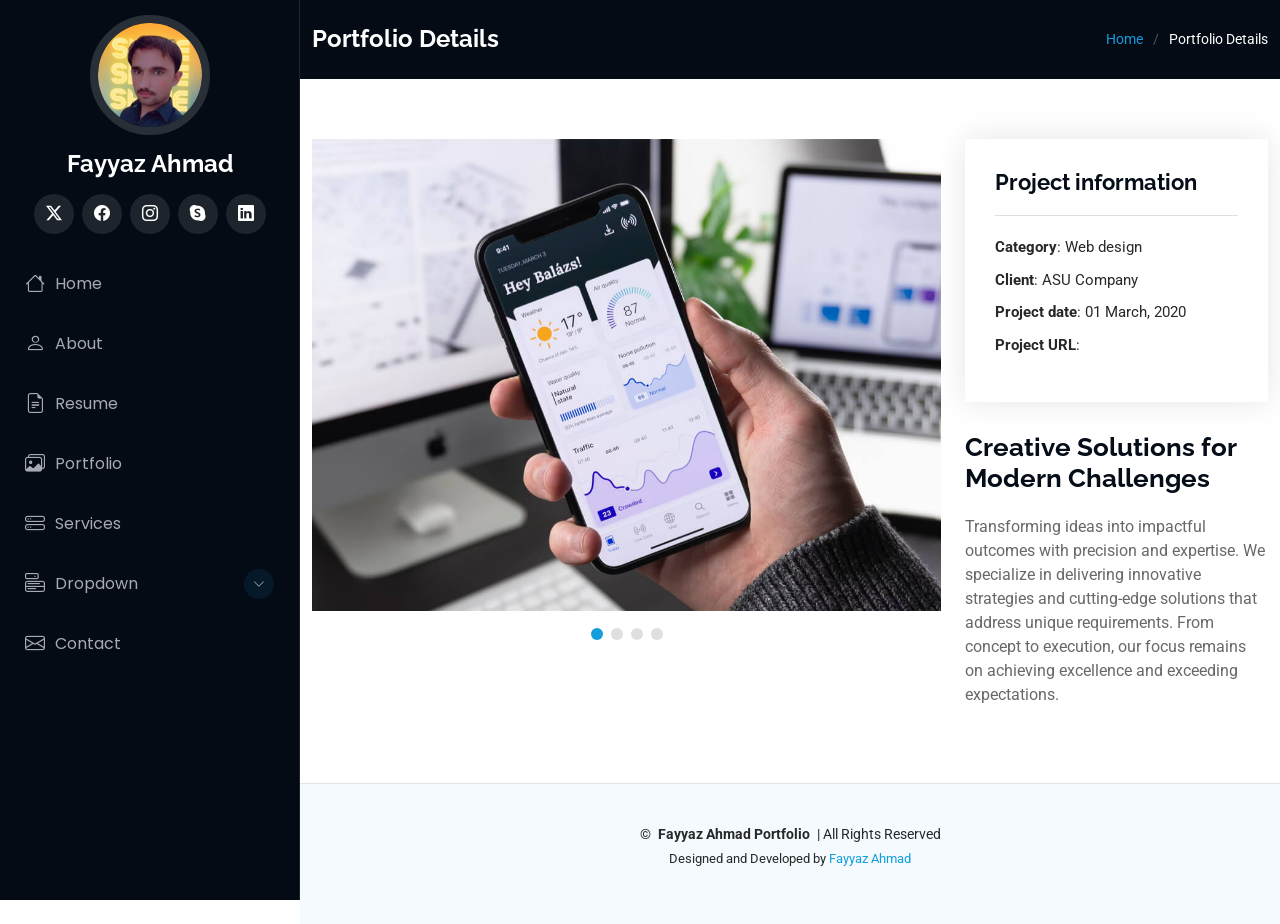
<file: docs/portfolio-details.html>
<!DOCTYPE html>
<html lang="en">

<head>
  <meta charset="utf-8">
  <meta content="width=device-width, initial-scale=1.0" name="viewport">
  <title>Fayyaz Ahmad</title>
  <meta content="" name="description">
  <meta content="" name="keywords">

  <!-- Favicons -->
  <link href="assets/img/favicon.png" rel="icon">
  <link href="assets/img/apple-touch-icon.png" rel="apple-touch-icon">

  <!-- Fonts -->
  <link href="https://fonts.googleapis.com" rel="preconnect">
  <link href="https://fonts.gstatic.com" rel="preconnect" crossorigin>
  <link href="https://fonts.googleapis.com/css2?family=Roboto:ital,wght@0,100;0,300;0,400;0,500;0,700;0,900;1,100;1,300;1,400;1,500;1,700;1,900&family=Poppins:ital,wght@0,100;0,200;0,300;0,400;0,500;0,600;0,700;0,800;0,900;1,100;1,200;1,300;1,400;1,500;1,600;1,700;1,800;1,900&family=Raleway:ital,wght@0,100;0,200;0,300;0,400;0,500;0,600;0,700;0,800;0,900;1,100;1,200;1,300;1,400;1,500;1,600;1,700;1,800;1,900&display=swap" rel="stylesheet">

  <!-- Vendor CSS Files -->
  <link href="assets/vendor/bootstrap/css/bootstrap.min.css" rel="stylesheet">
  <link href="assets/vendor/bootstrap-icons/bootstrap-icons.css" rel="stylesheet">
  <link href="assets/vendor/aos/aos.css" rel="stylesheet">
  <link href="assets/vendor/glightbox/css/glightbox.min.css" rel="stylesheet">
  <link href="assets/vendor/swiper/swiper-bundle.min.css" rel="stylesheet">

  <!-- Main CSS File -->
  <link href="assets/css/main.css" rel="stylesheet">

  <!-- =======================================================
  * Template Name: iPortfolio
  * Template URL: https://bootstrapmade.com/iportfolio-bootstrap-portfolio-websites-template/
  * Updated: Jun 29 2024 with Bootstrap v5.3.3
  * Author: BootstrapMade.com
  * License: https://bootstrapmade.com/license/
  ======================================================== -->
</head>

<body class="portfolio-details-page">

  <header id="header" class="header dark-background d-flex flex-column">
    <i class="header-toggle d-xl-none bi bi-list"></i>

    <div class="profile-img">
      <img src="assets/img/fayyaz.jpeg" alt="" class="img-fluid rounded-circle">
    </div>

    <a href="index.html" class="logo d-flex align-items-center justify-content-center">
      <!-- Uncomment the line below if you also wish to use an image logo -->
      <!-- <img src="assets/img/logo.png" alt=""> -->
      <h1 class="sitename">Fayyaz Ahmad</h1>
    </a>

    <div class="social-links text-center">
      <a href="#" class="twitter"><i class="bi bi-twitter-x"></i></a>
      <a href="#" class="facebook"><i class="bi bi-facebook"></i></a>
      <a href="#" class="instagram"><i class="bi bi-instagram"></i></a>
      <a href="#" class="google-plus"><i class="bi bi-skype"></i></a>
      <a href="#" class="linkedin"><i class="bi bi-linkedin"></i></a>
    </div>

    <nav id="navmenu" class="navmenu">
      <ul>
        <li><a href="#hero"><i class="bi bi-house navicon"></i>Home</a></li>
        <li><a href="#about"><i class="bi bi-person navicon"></i> About</a></li>
        <li><a href="#resume"><i class="bi bi-file-earmark-text navicon"></i> Resume</a></li>
        <li><a href="#portfolio"><i class="bi bi-images navicon"></i> Portfolio</a></li>
        <li><a href="#services"><i class="bi bi-hdd-stack navicon"></i> Services</a></li>
        <li class="dropdown"><a href="#"><i class="bi bi-menu-button navicon"></i> <span>Dropdown</span> <i class="bi bi-chevron-down toggle-dropdown"></i></a>
          <ul>
            <li><a href="#">Dropdown 1</a></li>
            <li class="dropdown"><a href="#"><span>Deep Dropdown</span> <i class="bi bi-chevron-down toggle-dropdown"></i></a>
              <ul>
                <li><a href="#">Deep Dropdown 1</a></li>
                <li><a href="#">Deep Dropdown 2</a></li>
                <li><a href="#">Deep Dropdown 3</a></li>
                <li><a href="#">Deep Dropdown 4</a></li>
                <li><a href="#">Deep Dropdown 5</a></li>
              </ul>
            </li>
            <li><a href="#">Dropdown 2</a></li>
            <li><a href="#">Dropdown 3</a></li>
            <li><a href="#">Dropdown 4</a></li>
          </ul>
        </li>
        <li><a href="#contact"><i class="bi bi-envelope navicon"></i> Contact</a></li>
      </ul>
    </nav>

  </header>

  <main class="main">

    <!-- Page Title -->
    <div class="page-title dark-background">
      <div class="container d-lg-flex justify-content-between align-items-center">
        <h1 class="mb-2 mb-lg-0">Portfolio Details</h1>
        <nav class="breadcrumbs">
          <ol>
            <li><a href="index.html">Home</a></li>
            <li class="current">Portfolio Details</li>
          </ol>
        </nav>
      </div>
    </div><!-- End Page Title -->

    <!-- Portfolio Details Section -->
    <section id="portfolio-details" class="portfolio-details section">

      <div class="container" data-aos="fade-up" data-aos-delay="100">

        <div class="row gy-4">

          <div class="col-lg-8">
            <div class="portfolio-details-slider swiper init-swiper">

              <script type="application/json" class="swiper-config">
                {
                  "loop": true,
                  "speed": 600,
                  "autoplay": {
                    "delay": 5000
                  },
                  "slidesPerView": "auto",
                  "pagination": {
                    "el": ".swiper-pagination",
                    "type": "bullets",
                    "clickable": true
                  }
                }
              </script>

              <div class="swiper-wrapper align-items-center">

                <div class="swiper-slide">
                  <img src="assets/img/portfolio/app-1.jpg" alt="">
                </div>

                <div class="swiper-slide">
                  <img src="assets/img/portfolio/product-1.jpg" alt="">
                </div>

                <div class="swiper-slide">
                  <img src="assets/img/portfolio/branding-1.jpg" alt="">
                </div>

                <div class="swiper-slide">
                  <img src="assets/img/portfolio/books-1.jpg" alt="">
                </div>

              </div>
              <div class="swiper-pagination"></div>
            </div>
          </div>

          <div class="col-lg-4">
            <div class="portfolio-info" data-aos="fade-up" data-aos-delay="200">
              <h3>Project information</h3>
              <ul>
                <li><strong>Category</strong>: Web design</li>
                <li><strong>Client</strong>: ASU Company</li>
                <li><strong>Project date</strong>: 01 March, 2020</li>
                <li><strong>Project URL</strong>: <a href="#"></a></li>
              </ul>
            </div>
            <div class="portfolio-description" data-aos="fade-up" data-aos-delay="300">
              <h2>Creative Solutions for Modern Challenges</h2>
              <p>
                Transforming ideas into impactful outcomes with precision and expertise. We specialize in delivering innovative strategies and cutting-edge solutions that address unique requirements. From concept to execution, our focus remains on achieving excellence and exceeding expectations.
              </p>
            </div>
            
          </div>

        </div>

      </div>

    </section><!-- /Portfolio Details Section -->

  </main>
  <footer id="footer" class="footer position-relative light-background">

    <div class="container">
      <div class="copyright text-center">
        <p>© <strong class="px-1 sitename">Fayyaz Ahmad Portfolio</strong> | All Rights Reserved</p>
      </div>
      <div class="credits text-center">
        <p>Designed and Developed by <a href="https://fayyaz-webpenter.github.io/fayyaz-dev.github.io/">Fayyaz Ahmad</a></p>
      </div>
    </div>
  
  </footer>

  <!-- Scroll Top -->
  <a href="#" id="scroll-top" class="scroll-top d-flex align-items-center justify-content-center"><i class="bi bi-arrow-up-short"></i></a>

  <!-- Preloader -->
  <div id="preloader"></div>

  <!-- Vendor JS Files -->
  <script src="assets/vendor/bootstrap/js/bootstrap.bundle.min.js"></script>
  <script src="assets/vendor/php-email-form/validate.js"></script>
  <script src="assets/vendor/aos/aos.js"></script>
  <script src="assets/vendor/typed.js/typed.umd.js"></script>
  <script src="assets/vendor/purecounter/purecounter_vanilla.js"></script>
  <script src="assets/vendor/waypoints/noframework.waypoints.js"></script>
  <script src="assets/vendor/glightbox/js/glightbox.min.js"></script>
  <script src="assets/vendor/imagesloaded/imagesloaded.pkgd.min.js"></script>
  <script src="assets/vendor/isotope-layout/isotope.pkgd.min.js"></script>
  <script src="assets/vendor/swiper/swiper-bundle.min.js"></script>

  <!-- Main JS File -->
  <script src="assets/js/main.js"></script>

</body>

</html>
</file>
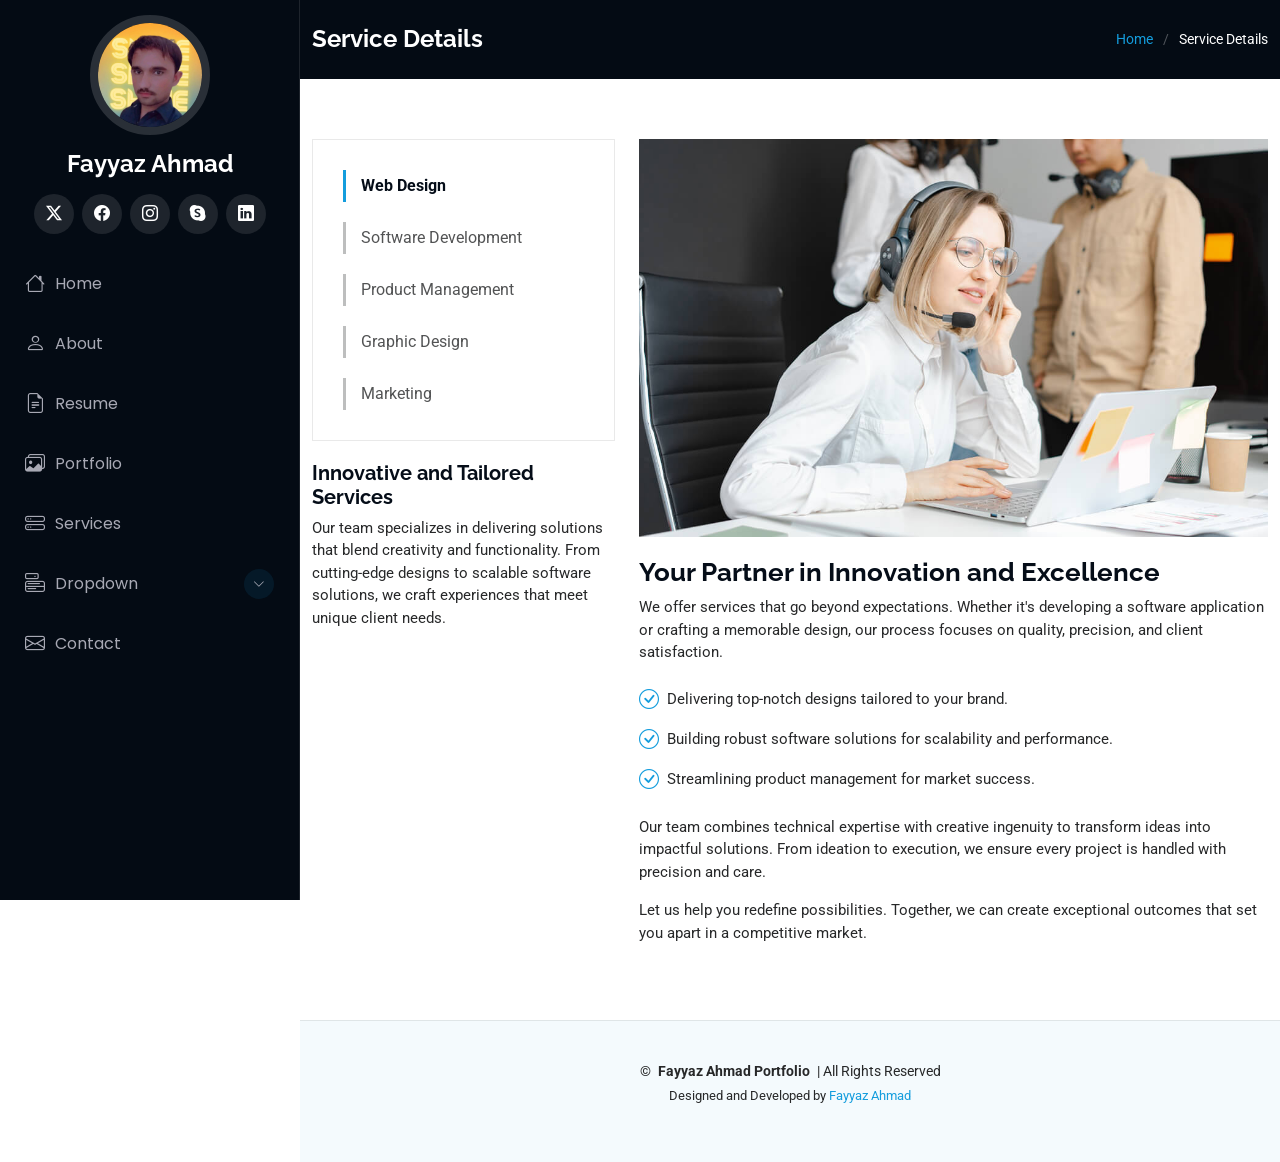
<file: docs/service-details.html>
<!DOCTYPE html>
<html lang="en">

<head>
  <meta charset="utf-8">
  <meta content="width=device-width, initial-scale=1.0" name="viewport">
  <title>Fayyaz Ahmad</title>
  <meta content="" name="description">
  <meta content="" name="keywords">

  <!-- Favicons -->
  <link href="assets/img/favicon.png" rel="icon">
  <link href="assets/img/apple-touch-icon.png" rel="apple-touch-icon">

  <!-- Fonts -->
  <link href="https://fonts.googleapis.com" rel="preconnect">
  <link href="https://fonts.gstatic.com" rel="preconnect" crossorigin>
  <link href="https://fonts.googleapis.com/css2?family=Roboto:ital,wght@0,100;0,300;0,400;0,500;0,700;0,900;1,100;1,300;1,400;1,500;1,700;1,900&family=Poppins:ital,wght@0,100;0,200;0,300;0,400;0,500;0,600;0,700;0,800;0,900;1,100;1,200;1,300;1,400;1,500;1,600;1,700;1,800;1,900&family=Raleway:ital,wght@0,100;0,200;0,300;0,400;0,500;0,600;0,700;0,800;0,900;1,100;1,200;1,300;1,400;1,500;1,600;1,700;1,800;1,900&display=swap" rel="stylesheet">

  <!-- Vendor CSS Files -->
  <link href="assets/vendor/bootstrap/css/bootstrap.min.css" rel="stylesheet">
  <link href="assets/vendor/bootstrap-icons/bootstrap-icons.css" rel="stylesheet">
  <link href="assets/vendor/aos/aos.css" rel="stylesheet">
  <link href="assets/vendor/glightbox/css/glightbox.min.css" rel="stylesheet">
  <link href="assets/vendor/swiper/swiper-bundle.min.css" rel="stylesheet">

  <!-- Main CSS File -->
  <link href="assets/css/main.css" rel="stylesheet">

  <!-- =======================================================
  * Template Name: Portfolio
  * Template URL: https://bootstrapmade.com/iportfolio-bootstrap-portfolio-websites-template/
  * Updated: Jun 29 2024 with Bootstrap v5.3.3
  * Author: BootstrapMade.com
  * License: https://bootstrapmade.com/license/
  ======================================================== -->
</head>

<body class="service-details-page">

  <header id="header" class="header dark-background d-flex flex-column">
    <i class="header-toggle d-xl-none bi bi-list"></i>

    <div class="profile-img">
      <img src="assets/img/fayyaz.jpeg" alt="" class="img-fluid rounded-circle">
    </div>

    <a href="index.html" class="logo d-flex align-items-center justify-content-center">
      <!-- Uncomment the line below if you also wish to use an image logo -->
      <!-- <img src="assets/img/logo.png" alt=""> -->
      <h1 class="sitename">Fayyaz Ahmad</h1>
    </a>

    <div class="social-links text-center">
      <a href="#" class="twitter"><i class="bi bi-twitter-x"></i></a>
      <a href="#" class="facebook"><i class="bi bi-facebook"></i></a>
      <a href="#" class="instagram"><i class="bi bi-instagram"></i></a>
      <a href="#" class="google-plus"><i class="bi bi-skype"></i></a>
      <a href="#" class="linkedin"><i class="bi bi-linkedin"></i></a>
    </div>

    <nav id="navmenu" class="navmenu">
      <ul>
        <li><a href="#hero"><i class="bi bi-house navicon"></i>Home</a></li>
        <li><a href="#about"><i class="bi bi-person navicon"></i> About</a></li>
        <li><a href="#resume"><i class="bi bi-file-earmark-text navicon"></i> Resume</a></li>
        <li><a href="#portfolio"><i class="bi bi-images navicon"></i> Portfolio</a></li>
        <li><a href="#services"><i class="bi bi-hdd-stack navicon"></i> Services</a></li>
        <li class="dropdown"><a href="#"><i class="bi bi-menu-button navicon"></i> <span>Dropdown</span> <i class="bi bi-chevron-down toggle-dropdown"></i></a>
          <ul>
            <li><a href="#">Dropdown 1</a></li>
            <li class="dropdown"><a href="#"><span>Deep Dropdown</span> <i class="bi bi-chevron-down toggle-dropdown"></i></a>
              <ul>
                <li><a href="#">Deep Dropdown 1</a></li>
                <li><a href="#">Deep Dropdown 2</a></li>
                <li><a href="#">Deep Dropdown 3</a></li>
                <li><a href="#">Deep Dropdown 4</a></li>
                <li><a href="#">Deep Dropdown 5</a></li>
              </ul>
            </li>
            <li><a href="#">Dropdown 2</a></li>
            <li><a href="#">Dropdown 3</a></li>
            <li><a href="#">Dropdown 4</a></li>
          </ul>
        </li>
        <li><a href="#contact"><i class="bi bi-envelope navicon"></i> Contact</a></li>
      </ul>
    </nav>

  </header>

  <main class="main">

    <!-- Page Title -->
    <div class="page-title dark-background">
      <div class="container d-lg-flex justify-content-between align-items-center">
        <h1 class="mb-2 mb-lg-0">Service Details</h1>
        <nav class="breadcrumbs">
          <ol>
            <li><a href="index.html">Home</a></li>
            <li class="current">Service Details</li>
          </ol>
        </nav>
      </div>
    </div><!-- End Page Title -->

<!-- Service Details Section -->
<section id="service-details" class="service-details section">

  <div class="container">

    <div class="row gy-4">

      <!-- Services List -->
      <div class="col-lg-4" data-aos="fade-up" data-aos-delay="100">
        <div class="services-list">
          <a href="#" class="active">Web Design</a>
          <a href="#">Software Development</a>
          <a href="#">Product Management</a>
          <a href="#">Graphic Design</a>
          <a href="#">Marketing</a>
        </div>

        <h4>Innovative and Tailored Services</h4>
        <p>
          Our team specializes in delivering solutions that blend creativity and functionality. From cutting-edge designs to scalable software solutions, we craft experiences that meet unique client needs.
        </p>
      </div><!-- End Services List -->

      <!-- Service Details Content -->
      <div class="col-lg-8" data-aos="fade-up" data-aos-delay="200">
        <img src="assets/img/services.jpg" alt="Service Details" class="img-fluid services-img">
        <h3>Your Partner in Innovation and Excellence</h3>
        <p>
          We offer services that go beyond expectations. Whether it's developing a software application or crafting a memorable design, our process focuses on quality, precision, and client satisfaction.
        </p>
        <ul>
          <li><i class="bi bi-check-circle"></i> <span>Delivering top-notch designs tailored to your brand.</span></li>
          <li><i class="bi bi-check-circle"></i> <span>Building robust software solutions for scalability and performance.</span></li>
          <li><i class="bi bi-check-circle"></i> <span>Streamlining product management for market success.</span></li>
        </ul>
        <p>
          Our team combines technical expertise with creative ingenuity to transform ideas into impactful solutions. From ideation to execution, we ensure every project is handled with precision and care.
        </p>
        <p>
          Let us help you redefine possibilities. Together, we can create exceptional outcomes that set you apart in a competitive market.
        </p>
      </div><!-- End Service Details Content -->

    </div>

  </div>

</section><!-- /Service Details Section -->


  </main>

  <footer id="footer" class="footer position-relative light-background">

    <div class="container">
      <div class="copyright text-center">
        <p>© <strong class="px-1 sitename">Fayyaz Ahmad Portfolio</strong> | All Rights Reserved</p>
      </div>
      <div class="credits text-center">
        <p>Designed and Developed by <a href="https://fayyaz-webpenter.github.io/fayyaz-dev.github.io/">Fayyaz Ahmad</a></p>
      </div>
    </div>
  
  </footer>
  <!-- Scroll Top -->
  <a href="#" id="scroll-top" class="scroll-top d-flex align-items-center justify-content-center"><i class="bi bi-arrow-up-short"></i></a>

  <!-- Preloader -->
  <div id="preloader"></div>

  <!-- Vendor JS Files -->
  <script src="assets/vendor/bootstrap/js/bootstrap.bundle.min.js"></script>
  <script src="assets/vendor/php-email-form/validate.js"></script>
  <script src="assets/vendor/aos/aos.js"></script>
  <script src="assets/vendor/typed.js/typed.umd.js"></script>
  <script src="assets/vendor/purecounter/purecounter_vanilla.js"></script>
  <script src="assets/vendor/waypoints/noframework.waypoints.js"></script>
  <script src="assets/vendor/glightbox/js/glightbox.min.js"></script>
  <script src="assets/vendor/imagesloaded/imagesloaded.pkgd.min.js"></script>
  <script src="assets/vendor/isotope-layout/isotope.pkgd.min.js"></script>
  <script src="assets/vendor/swiper/swiper-bundle.min.js"></script>

  <!-- Main JS File -->
  <script src="assets/js/main.js"></script>

</body>

</html>
</file>
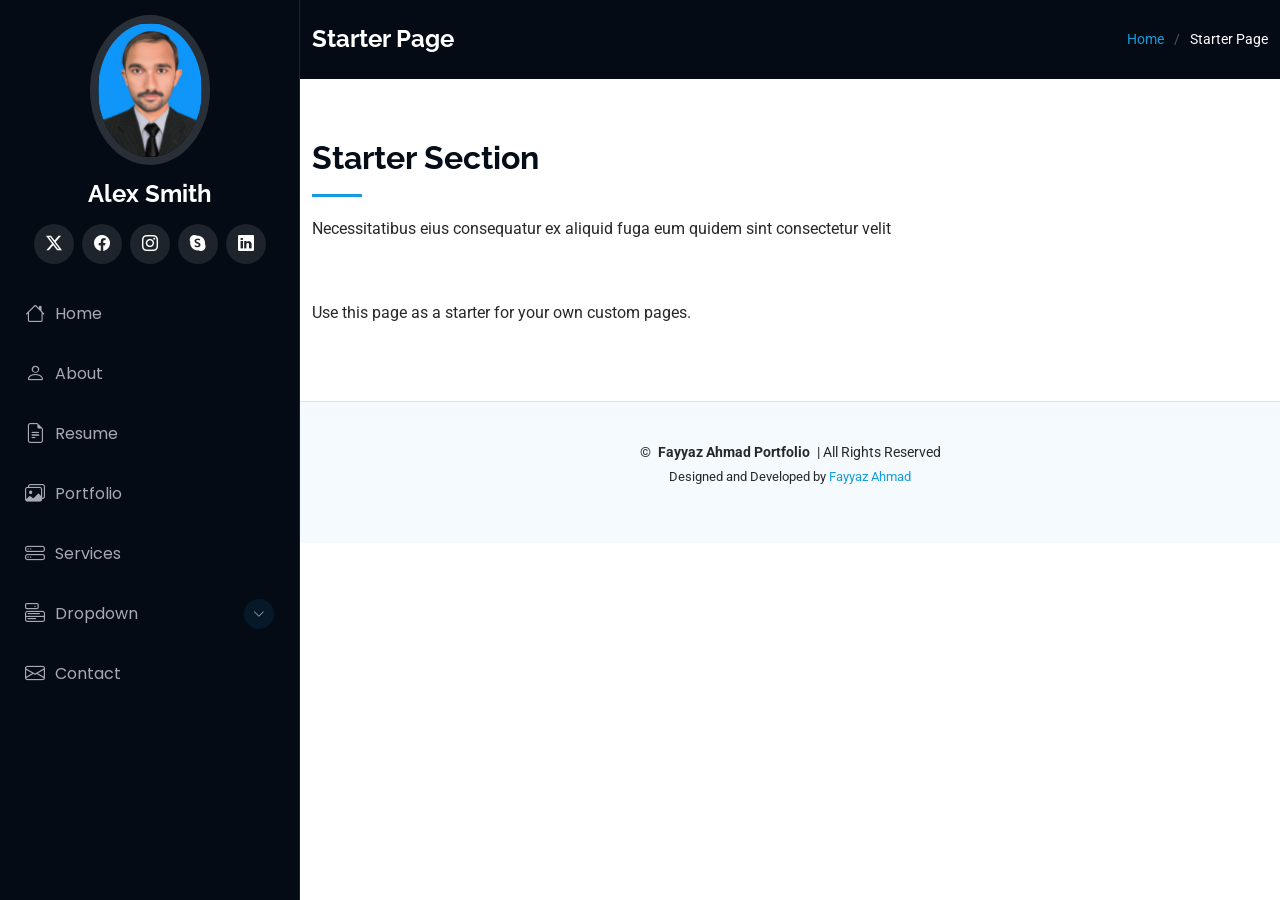
<file: docs/starter-page.html>
<!DOCTYPE html>
<html lang="en">

<head>
  <meta charset="utf-8">
  <meta content="width=device-width, initial-scale=1.0" name="viewport">
  <title>Fayyaz Ahmad</title>
  <meta content="" name="description">
  <meta content="" name="keywords">

  <!-- Favicons -->
  <link href="assets/img/favicon.png" rel="icon">
  <link href="assets/img/apple-touch-icon.png" rel="apple-touch-icon">

  <!-- Fonts -->
  <link href="https://fonts.googleapis.com" rel="preconnect">
  <link href="https://fonts.gstatic.com" rel="preconnect" crossorigin>
  <link href="https://fonts.googleapis.com/css2?family=Roboto:ital,wght@0,100;0,300;0,400;0,500;0,700;0,900;1,100;1,300;1,400;1,500;1,700;1,900&family=Poppins:ital,wght@0,100;0,200;0,300;0,400;0,500;0,600;0,700;0,800;0,900;1,100;1,200;1,300;1,400;1,500;1,600;1,700;1,800;1,900&family=Raleway:ital,wght@0,100;0,200;0,300;0,400;0,500;0,600;0,700;0,800;0,900;1,100;1,200;1,300;1,400;1,500;1,600;1,700;1,800;1,900&display=swap" rel="stylesheet">

  <!-- Vendor CSS Files -->
  <link href="assets/vendor/bootstrap/css/bootstrap.min.css" rel="stylesheet">
  <link href="assets/vendor/bootstrap-icons/bootstrap-icons.css" rel="stylesheet">
  <link href="assets/vendor/aos/aos.css" rel="stylesheet">
  <link href="assets/vendor/glightbox/css/glightbox.min.css" rel="stylesheet">
  <link href="assets/vendor/swiper/swiper-bundle.min.css" rel="stylesheet">

  <!-- Main CSS File -->
  <link href="assets/css/main.css" rel="stylesheet">

  <!-- =======================================================
  * Template Name: Portfolio
  ======================================================== -->
</head>

<body class="starter-page-page">

  <header id="header" class="header dark-background d-flex flex-column">
    <i class="header-toggle d-xl-none bi bi-list"></i>

    <div class="profile-img">
      <img src="assets/img/my-profile-img.jpg" alt="" class="img-fluid rounded-circle">
    </div>

    <a href="index.html" class="logo d-flex align-items-center justify-content-center">
      <!-- Uncomment the line below if you also wish to use an image logo -->
      <!-- <img src="assets/img/logo.png" alt=""> -->
      <h1 class="sitename">Alex Smith</h1>
    </a>

    <div class="social-links text-center">
      <a href="#" class="twitter"><i class="bi bi-twitter-x"></i></a>
      <a href="#" class="facebook"><i class="bi bi-facebook"></i></a>
      <a href="#" class="instagram"><i class="bi bi-instagram"></i></a>
      <a href="#" class="google-plus"><i class="bi bi-skype"></i></a>
      <a href="#" class="linkedin"><i class="bi bi-linkedin"></i></a>
    </div>

    <nav id="navmenu" class="navmenu">
      <ul>
        <li><a href="#hero"><i class="bi bi-house navicon"></i>Home</a></li>
        <li><a href="#about"><i class="bi bi-person navicon"></i> About</a></li>
        <li><a href="#resume"><i class="bi bi-file-earmark-text navicon"></i> Resume</a></li>
        <li><a href="#portfolio"><i class="bi bi-images navicon"></i> Portfolio</a></li>
        <li><a href="#services"><i class="bi bi-hdd-stack navicon"></i> Services</a></li>
        <li class="dropdown"><a href="#"><i class="bi bi-menu-button navicon"></i> <span>Dropdown</span> <i class="bi bi-chevron-down toggle-dropdown"></i></a>
          <ul>
            <li><a href="#">Dropdown 1</a></li>
            <li class="dropdown"><a href="#"><span>Deep Dropdown</span> <i class="bi bi-chevron-down toggle-dropdown"></i></a>
              <ul>
                <li><a href="#">Deep Dropdown 1</a></li>
                <li><a href="#">Deep Dropdown 2</a></li>
                <li><a href="#">Deep Dropdown 3</a></li>
                <li><a href="#">Deep Dropdown 4</a></li>
                <li><a href="#">Deep Dropdown 5</a></li>
              </ul>
            </li>
            <li><a href="#">Dropdown 2</a></li>
            <li><a href="#">Dropdown 3</a></li>
            <li><a href="#">Dropdown 4</a></li>
          </ul>
        </li>
        <li><a href="#contact"><i class="bi bi-envelope navicon"></i> Contact</a></li>
      </ul>
    </nav>

  </header>

  <main class="main">

    <!-- Page Title -->
    <div class="page-title dark-background">
      <div class="container d-lg-flex justify-content-between align-items-center">
        <h1 class="mb-2 mb-lg-0">Starter Page</h1>
        <nav class="breadcrumbs">
          <ol>
            <li><a href="index.html">Home</a></li>
            <li class="current">Starter Page</li>
          </ol>
        </nav>
      </div>
    </div><!-- End Page Title -->

    <!-- Starter Section Section -->
    <section id="starter-section" class="starter-section section">

      <!-- Section Title -->
      <div class="container section-title" data-aos="fade-up">
        <h2>Starter Section</h2>
        <p>Necessitatibus eius consequatur ex aliquid fuga eum quidem sint consectetur velit</p>
      </div><!-- End Section Title -->

      <div class="container" data-aos="fade-up">
        <p>Use this page as a starter for your own custom pages.</p>
      </div>

    </section><!-- /Starter Section Section -->

  </main>

  <footer id="footer" class="footer position-relative light-background">

    <div class="container">
      <div class="copyright text-center">
        <p>© <strong class="px-1 sitename">Fayyaz Ahmad Portfolio</strong> | All Rights Reserved</p>
      </div>
      <div class="credits text-center">
        <p>Designed and Developed by <a href="https://fayyaz-webpenter.github.io/fayyaz-dev.github.io/">Fayyaz Ahmad</a></p>
      </div>
    </div>
  
  </footer>

  <!-- Scroll Top -->
  <a href="#" id="scroll-top" class="scroll-top d-flex align-items-center justify-content-center"><i class="bi bi-arrow-up-short"></i></a>

  <!-- Preloader -->
  <div id="preloader"></div>

  <!-- Vendor JS Files -->
  <script src="assets/vendor/bootstrap/js/bootstrap.bundle.min.js"></script>
  <script src="assets/vendor/php-email-form/validate.js"></script>
  <script src="assets/vendor/aos/aos.js"></script>
  <script src="assets/vendor/typed.js/typed.umd.js"></script>
  <script src="assets/vendor/purecounter/purecounter_vanilla.js"></script>
  <script src="assets/vendor/waypoints/noframework.waypoints.js"></script>
  <script src="assets/vendor/glightbox/js/glightbox.min.js"></script>
  <script src="assets/vendor/imagesloaded/imagesloaded.pkgd.min.js"></script>
  <script src="assets/vendor/isotope-layout/isotope.pkgd.min.js"></script>
  <script src="assets/vendor/swiper/swiper-bundle.min.js"></script>

  <!-- Main JS File -->
  <script src="assets/js/main.js"></script>

</body>

</html>
</file>
<file: style.css>
body {
    font-family: Arial, sans-serif;
    background-color: #f0f0f5;
    margin: 0;
    padding: 0;
}

header {
    background-color: #282c34;
    color: white;
    text-align: center;
    padding: 2rem 0;
}

section {
    padding: 2rem;
    margin: 2rem;
    background: white;
    border-radius: 8px;
    box-shadow: 0 0 10px rgba(0, 0, 0, 0.1);
}

ul {
    list-style-type: none;
    padding: 0;
}

li {
    margin-bottom: 1.5rem;
}

footer {
    background-color: #282c34;
    color: white;
    text-align: center;
    padding: 1rem 0;
    position: fixed;
    bottom: 0;
    width: 100%;
}
</file>
<file: docs/assets/css/main.css>
/**
* Template Name: iPortfolio
* Template URL: https://bootstrapmade.com/iportfolio-bootstrap-portfolio-websites-template/
* Updated: Jun 29 2024 with Bootstrap v5.3.3
* Author: BootstrapMade.com
* License: https://bootstrapmade.com/license/
*/

/*--------------------------------------------------------------
# Font & Color Variables
# Help: https://bootstrapmade.com/color-system/
--------------------------------------------------------------*/
/* Fonts */
:root {
  --default-font: "Roboto",  system-ui, -apple-system, "Segoe UI", Roboto, "Helvetica Neue", Arial, "Noto Sans", "Liberation Sans", sans-serif, "Apple Color Emoji", "Segoe UI Emoji", "Segoe UI Symbol", "Noto Color Emoji";
  --heading-font: "Raleway",  sans-serif;
  --nav-font: "Poppins",  sans-serif;
}

/* Global Colors - The following color variables are used throughout the website. Updating them here will change the color scheme of the entire website */
:root { 
  --background-color: #ffffff; /* Background color for the entire website, including individual sections */
  --default-color: #272829; /* Default color used for the majority of the text content across the entire website */
  --heading-color: #050d18; /* Color for headings, subheadings and title throughout the website */
  --accent-color: #149ddd; /* Accent color that represents your brand on the website. It's used for buttons, links, and other elements that need to stand out */
  --surface-color: #ffffff; /* The surface color is used as a background of boxed elements within sections, such as cards, icon boxes, or other elements that require a visual separation from the global background. */
  --contrast-color: #ffffff; /* Contrast color for text, ensuring readability against backgrounds of accent, heading, or default colors. */
}

/* Nav Menu Colors - The following color variables are used specifically for the navigation menu. They are separate from the global colors to allow for more customization options */
:root {
  --nav-color: #a8a9b4;  /* The default color of the main navmenu links */
  --nav-hover-color: #ffffff; /* Applied to main navmenu links when they are hovered over or active */
  --nav-mobile-background-color: #040b14; /* Used as the background color for mobile navigation menu */
  --nav-dropdown-background-color: #040b14; /* Used as the background color for dropdown items that appear when hovering over primary navigation items */
  --nav-dropdown-color: #a8a9b4; /* Used for navigation links of the dropdown items in the navigation menu. */
  --nav-dropdown-hover-color: #ffffff; /* Similar to --nav-hover-color, this color is applied to dropdown navigation links when they are hovered over. */
}

/* Color Presets - These classes override global colors when applied to any section or element, providing reuse of the sam color scheme. */

.light-background {
  --background-color: #f4fafd;
  --surface-color: #ffffff;
}

.dark-background {
  --background-color: #040b14;
  --default-color: #ffffff;
  --heading-color: #ffffff;
  --surface-color: #151f2b;
  --contrast-color: #ffffff;
}

/* Smooth scroll */
:root {
  scroll-behavior: smooth;
}

/*--------------------------------------------------------------
# General Styling & Shared Classes
--------------------------------------------------------------*/
body {
  color: var(--default-color);
  background-color: var(--background-color);
  font-family: var(--default-font);
}

a {
  color: var(--accent-color);
  text-decoration: none;
  transition: 0.3s;
}

a:hover {
  color: color-mix(in srgb, var(--accent-color), transparent 25%);
  text-decoration: none;
}

h1,
h2,
h3,
h4,
h5,
h6 {
  color: var(--heading-color);
  font-family: var(--heading-font);
}

/* PHP Email Form Messages
------------------------------*/
.php-email-form .error-message {
  display: none;
  background: #df1529;
  color: #ffffff;
  text-align: left;
  padding: 15px;
  margin-bottom: 24px;
  font-weight: 600;
}

.php-email-form .sent-message {
  display: none;
  color: #ffffff;
  background: #059652;
  text-align: center;
  padding: 15px;
  margin-bottom: 24px;
  font-weight: 600;
}

.php-email-form .loading {
  display: none;
  background: var(--surface-color);
  text-align: center;
  padding: 15px;
  margin-bottom: 24px;
}

.php-email-form .loading:before {
  content: "";
  display: inline-block;
  border-radius: 50%;
  width: 24px;
  height: 24px;
  margin: 0 10px -6px 0;
  border: 3px solid var(--accent-color);
  border-top-color: var(--surface-color);
  animation: php-email-form-loading 1s linear infinite;
}

@keyframes php-email-form-loading {
  0% {
    transform: rotate(0deg);
  }

  100% {
    transform: rotate(360deg);
  }
}

/*--------------------------------------------------------------
# Global Header
--------------------------------------------------------------*/
.header {
  color: var(--default-color);
  background-color: var(--background-color);
  position: fixed;
  top: 0;
  left: 0;
  bottom: 0;
  padding: 0 15px;
  width: 300px;
  transition: all ease-in-out 0.3s;
  overflow-y: auto;
  z-index: 997;
  border-right: 1px solid color-mix(in srgb, var(--default-color), transparent 90%);
}

.header .profile-img img {
  margin: 15px auto;
  display: block;
  width: 120px;
  border: 8px solid color-mix(in srgb, var(--default-color), transparent 85%);
}

.header .logo {
  line-height: 1;
  margin-bottom: 15px;
}

.header .logo img {
  max-height: 32px;
  margin-right: 8px;
}

.header .logo h1 {
  font-size: 24px;
  margin: 0;
  font-weight: 700;
  color: var(--heading-color);
}

.header .social-links {
  margin: 0 0 20px 0;
}

.header .social-links a {
  font-size: 16px;
  display: inline-flex;
  align-items: center;
  justify-content: center;
  background: color-mix(in srgb, var(--default-color), transparent 90%);
  color: var(--default-color);
  margin: 0 2px;
  border-radius: 50%;
  text-align: center;
  width: 40px;
  height: 40px;
  transition: 0.3s;
}

.header .social-links a:hover {
  color: var(--contrast-color);
  background: var(--accent-color);
}

@media (min-width: 1200px) {

  .header~main,
  .header~#footer {
    margin-left: 300px;
  }
}

@media (max-width: 1199px) {
  .header {
    left: -100%;
  }
}

.header.header-show {
  left: 0;
}

.header .header-toggle {
  color: var(--contrast-color);
  background-color: var(--accent-color);
  font-size: 22px;
  display: flex;
  align-items: center;
  justify-content: center;
  width: 40px;
  height: 40px;
  border-radius: 50%;
  cursor: pointer;
  position: fixed;
  top: 15px;
  right: 15px;
  z-index: 9999;
  transition: background-color 0.3s;
}

.header .header-toggle:hover {
  color: var(--contrast-color);
  background-color: color-mix(in srgb, var(--accent-color) 90%, white 15%);
}

/*--------------------------------------------------------------
# Navigation Menu
--------------------------------------------------------------*/
.mobile-nav-toggle {
  display: none;
}

.navmenu {
  padding: 0;
  z-index: 9997;
}

.navmenu ul {
  list-style: none;
  padding: 0 0 20px 0;
  margin: 0;
}

.navmenu a,
.navmenu a:focus {
  color: var(--nav-color);
  padding: 15px 10px;
  font-family: var(--nav-font);
  font-size: 16px;
  font-weight: 400;
  display: flex;
  align-items: center;
  white-space: nowrap;
  transition: 0.3s;
  width: 100%;
}

.navmenu a .navicon,
.navmenu a:focus .navicon {
  font-size: 20px;
  margin-right: 10px;
}

.navmenu a .toggle-dropdown,
.navmenu a:focus .toggle-dropdown {
  font-size: 12px;
  line-height: 0;
  margin-left: auto;
  width: 30px;
  height: 30px;
  display: flex;
  align-items: center;
  justify-content: center;
  border-radius: 50%;
  transition: 0.3s;
  flex-shrink: 0;
  background-color: color-mix(in srgb, var(--accent-color), transparent 90%);
}

.navmenu a .toggle-dropdown:hover,
.navmenu a:focus .toggle-dropdown:hover {
  background-color: var(--accent-color);
  color: var(--contrast-color);
}

.navmenu a:hover,
.navmenu .active,
.navmenu .active:focus {
  color: var(--nav-hover-color);
}

.navmenu a:hover .navicon,
.navmenu .active .navicon,
.navmenu .active:focus .navicon {
  color: var(--accent-color);
}

.navmenu .active .toggle-dropdown,
.navmenu .active:focus .toggle-dropdown {
  background-color: var(--accent-color);
  color: var(--contrast-color);
  transform: rotate(180deg);
}

.navmenu .dropdown {
  display: block;
}

.navmenu .dropdown a,
.navmenu .dropdown a:focus {
  color: --nav-dropdown-color;
}

.navmenu .dropdown a:hover,
.navmenu .dropdown .active,
.navmenu .dropdown .active:focus {
  color: var(--nav-dropdown-hover-color);
}

.navmenu .dropdown ul {
  position: static;
  display: none;
  z-index: 99;
  padding: 5px 10px;
  margin: 5px 10px;
  background-color: var(--nav-dropdown-background-color);
  border: 1px solid color-mix(in srgb, var(--default-color), transparent 90%);
  box-shadow: none;
  transition: all 0.5s ease-in-out;
}

.navmenu .dropdown ul ul {
  background-color: rgba(33, 37, 41, 0.1);
}

.navmenu .dropdown>.dropdown-active {
  display: block;
  background-color: rgba(33, 37, 41, 0.03);
}

/*--------------------------------------------------------------
# Global Footer
--------------------------------------------------------------*/
.footer {
  color: var(--default-color);
  background-color: var(--background-color);
  font-size: 14px;
  padding: 40px 0;
  position: relative;
  border-top: 1px solid color-mix(in srgb, var(--default-color), transparent 90%);
}

.footer .copyright p {
  margin-bottom: 0;
}

.footer .credits {
  margin-top: 4px;
  font-size: 13px;
  text-align: center;
}

/*--------------------------------------------------------------
# Preloader
--------------------------------------------------------------*/
#preloader {
  position: fixed;
  inset: 0;
  z-index: 999999;
  overflow: hidden;
  background: var(--background-color);
  transition: all 0.6s ease-out;
}

#preloader:before {
  content: "";
  position: fixed;
  top: calc(50% - 30px);
  left: calc(50% - 30px);
  border: 6px solid #ffffff;
  border-color: var(--accent-color) transparent var(--accent-color) transparent;
  border-radius: 50%;
  width: 60px;
  height: 60px;
  animation: animate-preloader 1.5s linear infinite;
}

@keyframes animate-preloader {
  0% {
    transform: rotate(0deg);
  }

  100% {
    transform: rotate(360deg);
  }
}

/*--------------------------------------------------------------
# Scroll Top Button
--------------------------------------------------------------*/
.scroll-top {
  position: fixed;
  visibility: hidden;
  opacity: 0;
  right: 15px;
  bottom: -15px;
  z-index: 99999;
  background-color: var(--accent-color);
  width: 44px;
  height: 44px;
  border-radius: 50px;
  transition: all 0.4s;
}

.scroll-top i {
  font-size: 24px;
  color: var(--contrast-color);
  line-height: 0;
}

.scroll-top:hover {
  background-color: color-mix(in srgb, var(--accent-color), transparent 20%);
  color: var(--contrast-color);
}

.scroll-top.active {
  visibility: visible;
  opacity: 1;
  bottom: 15px;
}

/*--------------------------------------------------------------
# Disable aos animation delay on mobile devices
--------------------------------------------------------------*/
@media screen and (max-width: 768px) {
  [data-aos-delay] {
    transition-delay: 0 !important;
  }
}

/*--------------------------------------------------------------
# Global Page Titles & Breadcrumbs
--------------------------------------------------------------*/
.page-title {
  color: var(--default-color);
  background-color: var(--background-color);
  padding: 25px 0;
  position: relative;
}

.page-title h1 {
  font-size: 24px;
  font-weight: 700;
}

.page-title .breadcrumbs ol {
  display: flex;
  flex-wrap: wrap;
  list-style: none;
  padding: 0;
  margin: 0;
  font-size: 14px;
  font-weight: 400;
}

.page-title .breadcrumbs ol li+li {
  padding-left: 10px;
}

.page-title .breadcrumbs ol li+li::before {
  content: "/";
  display: inline-block;
  padding-right: 10px;
  color: color-mix(in srgb, var(--default-color), transparent 70%);
}

/*--------------------------------------------------------------
# Global Sections
--------------------------------------------------------------*/
section,
.section {
  color: var(--default-color);
  background-color: var(--background-color);
  padding: 60px 0;
  overflow: clip;
}

/*--------------------------------------------------------------
# Global Section Titles
--------------------------------------------------------------*/
.section-title {
  padding-bottom: 60px;
  position: relative;
}

.section-title h2 {
  font-size: 32px;
  font-weight: 700;
  margin-bottom: 20px;
  padding-bottom: 20px;
  position: relative;
}

.section-title h2:after {
  content: "";
  position: absolute;
  display: block;
  width: 50px;
  height: 3px;
  background: var(--accent-color);
  left: 0;
  bottom: 0;
}

.section-title p {
  margin-bottom: 0;
}

/*--------------------------------------------------------------
# Hero Section
--------------------------------------------------------------*/
.hero {
  width: 100%;
  min-height: 100vh;
  position: relative;
  padding: 80px 0;
  display: flex;
  align-items: center;
  justify-content: center;
}

.hero img {
  position: absolute;
  inset: 0;
  display: block;
  width: 100%;
  height: 100%;
  object-fit: cover;
  z-index: 1;
}

.hero:before {
  content: "";
  background: color-mix(in srgb, var(--background-color), transparent 70%);
  position: absolute;
  inset: 0;
  z-index: 2;
}

.hero .container {
  position: relative;
  z-index: 3;
}

.hero h2 {
  margin: 0;
  font-size: 64px;
  font-weight: 700;
}

.hero p {
  margin: 5px 0 0 0;
  font-size: 26px;
}

.hero p span {
  letter-spacing: 1px;
  border-bottom: 2px solid var(--accent-color);
}

.hero .social-links {
  margin-top: 25px;
}

.hero .social-links a {
  font-size: 24px;
  display: inline-block;
  color: color-mix(in srgb, var(--default-color), transparent 50%);
  line-height: 1;
  margin-right: 20px;
  transition: 0.3s;
}

.hero .social-links a:hover {
  color: var(--accent-color);
}

@media (max-width: 768px) {
  .hero h2 {
    font-size: 32px;
  }

  .hero p {
    font-size: 20px;
  }
}

/*--------------------------------------------------------------
# About Section
--------------------------------------------------------------*/
.about .content h2 {
  font-weight: 700;
  font-size: 24px;
}

.about .content ul {
  list-style: none;
  padding: 0;
}

.about .content ul li {
  margin-bottom: 20px;
  display: flex;
  align-items: center;
}

.about .content ul strong {
  margin-right: 10px;
}

.about .content ul i {
  font-size: 16px;
  margin-right: 5px;
  color: var(--accent-color);
  line-height: 0;
}

/*--------------------------------------------------------------
# Stats Section
--------------------------------------------------------------*/
.stats .stats-item {
  padding: 30px;
  width: 100%;
}

.stats .stats-item i {
  color: var(--accent-color);
  display: block;
  font-size: 44px;
  float: left;
  line-height: 0;
}

.stats .stats-item .purecounter {
  color: var(--heading-color);
  font-size: 48px;
  line-height: 40px;
  display: block;
  font-weight: 700;
  margin-left: 60px;
}

.stats .stats-item p {
  color: color-mix(in srgb, var(--default-color), transparent 40%);
  padding: 15px 0 0 0;
  margin: 0 0 0 60px;
  font-family: var(--heading-font);
  font-size: 14px;
}

/*--------------------------------------------------------------
# Skills Section
--------------------------------------------------------------*/
.skills .progress {
  height: 60px;
  display: block;
  background: none;
  border-radius: 0;
}

.skills .progress .skill {
  color: var(--heading-color);
  padding: 0;
  margin: 0 0 6px 0;
  text-transform: uppercase;
  display: block;
  font-weight: 600;
  font-family: var(--heading-font);
}

.skills .progress .skill .val {
  float: right;
  font-style: normal;
}

.skills .progress-bar-wrap {
  background: color-mix(in srgb, var(--default-color), transparent 90%);
  height: 10px;
}

.skills .progress-bar {
  width: 1px;
  height: 10px;
  transition: 0.9s;
  background-color: var(--accent-color);
}

/*--------------------------------------------------------------
# Resume Section
--------------------------------------------------------------*/
.resume .resume-title {
  color: var(--heading-color);
  font-size: 26px;
  font-weight: 700;
  margin-top: 20px;
  margin-bottom: 20px;
}

.resume .resume-item {
  padding: 0 0 20px 20px;
  margin-top: -2px;
  border-left: 2px solid var(--accent-color);
  position: relative;
}

.resume .resume-item h4 {
  line-height: 18px;
  font-size: 18px;
  font-weight: 600;
  text-transform: uppercase;
  color: color-mix(in srgb, var(--default-color), transparent 20%);
  margin-bottom: 10px;
}

.resume .resume-item h5 {
  font-size: 16px;
  padding: 5px 15px;
  display: inline-block;
  font-weight: 600;
  margin-bottom: 10px;
}

.resume .resume-item ul {
  padding-left: 20px;
}

.resume .resume-item ul li {
  padding-bottom: 10px;
}

.resume .resume-item:last-child {
  padding-bottom: 0;
}

.resume .resume-item::before {
  content: "";
  position: absolute;
  width: 16px;
  height: 16px;
  border-radius: 50px;
  left: -9px;
  top: 0;
  background: var(--background-color);
  border: 2px solid var(--accent-color);
}

/*--------------------------------------------------------------
# Portfolio Section
--------------------------------------------------------------*/
.portfolio .portfolio-filters {
  padding: 0;
  margin: 0 auto 20px auto;
  list-style: none;
  text-align: center;
}

.portfolio .portfolio-filters li {
  cursor: pointer;
  display: inline-block;
  padding: 0;
  font-size: 14px;
  font-weight: 400;
  margin: 0 10px;
  line-height: 1;
  text-transform: uppercase;
  margin-bottom: 10px;
  transition: all 0.3s ease-in-out;
}

.portfolio .portfolio-filters li:hover,
.portfolio .portfolio-filters li.filter-active {
  color: var(--accent-color);
}

.portfolio .portfolio-filters li:first-child {
  margin-left: 0;
}

.portfolio .portfolio-filters li:last-child {
  margin-right: 0;
}

@media (max-width: 575px) {
  .portfolio .portfolio-filters li {
    font-size: 14px;
    margin: 0 5px;
  }
}

.portfolio .portfolio-content {
  position: relative;
  overflow: hidden;
}

.portfolio .portfolio-content img {
  transition: 0.3s;
}

.portfolio .portfolio-content .portfolio-info {
  opacity: 0;
  position: absolute;
  inset: 0;
  z-index: 3;
  transition: all ease-in-out 0.3s;
  background: rgba(0, 0, 0, 0.6);
  padding: 15px;
}

.portfolio .portfolio-content .portfolio-info h4 {
  font-size: 14px;
  padding: 5px 10px;
  font-weight: 400;
  color: #ffffff;
  display: inline-block;
  background-color: var(--accent-color);
}

.portfolio .portfolio-content .portfolio-info p {
  position: absolute;
  bottom: 10px;
  text-align: center;
  display: inline-block;
  left: 0;
  right: 0;
  font-size: 16px;
  font-weight: 600;
  color: rgba(255, 255, 255, 0.8);
}

.portfolio .portfolio-content .portfolio-info .preview-link,
.portfolio .portfolio-content .portfolio-info .details-link {
  position: absolute;
  left: calc(50% - 40px);
  font-size: 26px;
  top: calc(50% - 14px);
  color: #fff;
  transition: 0.3s;
  line-height: 1.2;
}

.portfolio .portfolio-content .portfolio-info .preview-link:hover,
.portfolio .portfolio-content .portfolio-info .details-link:hover {
  color: var(--accent-color);
}

.portfolio .portfolio-content .portfolio-info .details-link {
  left: 50%;
  font-size: 34px;
  line-height: 0;
}

.portfolio .portfolio-content:hover .portfolio-info {
  opacity: 1;
}

.portfolio .portfolio-content:hover img {
  transform: scale(1.1);
}

/*--------------------------------------------------------------
# Services Section
--------------------------------------------------------------*/
.services .service-item {
  position: relative;
}

.services .service-item .icon {
  background: var(--accent-color);
  display: flex;
  align-items: center;
  justify-content: center;
  width: 54px;
  height: 54px;
  border-radius: 50%;
  transition: 0.5s;
  border: 1px solid var(--accent-color);
  margin-right: 20px;
}

.services .service-item .icon i {
  color: var(--contrast-color);
  font-size: 24px;
  line-height: 0;
}

.services .service-item:hover .icon {
  background: var(--surface-color);
}

.services .service-item:hover .icon i {
  color: var(--accent-color);
}

.services .service-item .title {
  font-weight: 700;
  margin-bottom: 15px;
  font-size: 18px;
}

.services .service-item .title a {
  color: var(--heading-color);
}

.services .service-item .title a:hover {
  color: var(--accent-color);
}

.services .service-item .description {
  line-height: 24px;
  font-size: 14px;
}

/*--------------------------------------------------------------
# Testimonials Section
--------------------------------------------------------------*/
.testimonials .testimonials-carousel,
.testimonials .testimonials-slider {
  overflow: hidden;
}

.testimonials .testimonial-item {
  box-sizing: content-box;
  text-align: center;
  min-height: 320px;
}

.testimonials .testimonial-item .testimonial-img {
  width: 90px;
  border-radius: 50%;
  margin: 0 auto;
}

.testimonials .testimonial-item h3 {
  font-size: 18px;
  font-weight: bold;
  margin: 10px 0 5px 0;
}

.testimonials .testimonial-item h4 {
  font-size: 14px;
  color: color-mix(in srgb, var(--default-color), transparent 20%);
  margin: 0;
}

.testimonials .testimonial-item .quote-icon-left,
.testimonials .testimonial-item .quote-icon-right {
  color: color-mix(in srgb, var(--accent-color), transparent 40%);
  font-size: 26px;
  line-height: 0;
}

.testimonials .testimonial-item .quote-icon-left {
  display: inline-block;
  left: -5px;
  position: relative;
}

.testimonials .testimonial-item .quote-icon-right {
  display: inline-block;
  right: -5px;
  position: relative;
  top: 10px;
  transform: scale(-1, -1);
}

.testimonials .testimonial-item p {
  font-style: italic;
  margin: 0 15px 15px 15px;
  padding: 20px;
  background-color: var(--surface-color);
  position: relative;
  margin-bottom: 35px;
  border-radius: 6px;
  box-shadow: 0px 2px 15px rgba(0, 0, 0, 0.1);
}

.testimonials .testimonial-item p::after {
  content: "";
  width: 0;
  height: 0;
  border-top: 20px solid var(--surface-color);
  border-right: 20px solid transparent;
  border-left: 20px solid transparent;
  position: absolute;
  bottom: -20px;
  left: calc(50% - 20px);
}

.testimonials .swiper-wrapper {
  height: auto;
}

.testimonials .swiper-pagination {
  margin-top: 40px;
  position: relative;
}

.testimonials .swiper-pagination .swiper-pagination-bullet {
  width: 12px;
  height: 12px;
  background-color: var(--background-color);
  opacity: 1;
  border: 1px solid var(--accent-color);
}

.testimonials .swiper-pagination .swiper-pagination-bullet-active {
  background-color: var(--accent-color);
}

/*--------------------------------------------------------------
# Contact Section
--------------------------------------------------------------*/
.contact .info-wrap {
  background-color: var(--surface-color);
  box-shadow: 0px 0px 20px rgba(0, 0, 0, 0.1);
  padding: 30px;
}

@media (max-width: 575px) {
  .contact .info-wrap {
    padding: 20px;
  }
}

.contact .info-item {
  margin-bottom: 40px;
}

.contact .info-item i {
  font-size: 20px;
  color: var(--accent-color);
  background: color-mix(in srgb, var(--accent-color), transparent 92%);
  width: 44px;
  height: 44px;
  display: flex;
  justify-content: center;
  align-items: center;
  border-radius: 50px;
  transition: all 0.3s ease-in-out;
  margin-right: 15px;
}

.contact .info-item h3 {
  padding: 0;
  font-size: 18px;
  font-weight: 700;
  margin-bottom: 5px;
}

.contact .info-item p {
  padding: 0;
  margin-bottom: 0;
  font-size: 14px;
}

.contact .info-item:hover i {
  background: var(--accent-color);
  color: var(--contrast-color);
}

.contact .php-email-form {
  background-color: var(--surface-color);
  height: 100%;
  padding: 30px;
  box-shadow: 0px 0px 20px rgba(0, 0, 0, 0.1);
}

@media (max-width: 575px) {
  .contact .php-email-form {
    padding: 20px;
  }
}

.contact .php-email-form input[type=text],
.contact .php-email-form input[type=email],
.contact .php-email-form textarea {
  font-size: 14px;
  padding: 10px 15px;
  box-shadow: none;
  border-radius: 0;
  color: var(--default-color);
  background-color: var(--surface-color);
  border-color: color-mix(in srgb, var(--default-color), transparent 80%);
}

.contact .php-email-form input[type=text]:focus,
.contact .php-email-form input[type=email]:focus,
.contact .php-email-form textarea:focus {
  border-color: var(--accent-color);
}

.contact .php-email-form input[type=text]::placeholder,
.contact .php-email-form input[type=email]::placeholder,
.contact .php-email-form textarea::placeholder {
  color: color-mix(in srgb, var(--default-color), transparent 70%);
}

.contact .php-email-form button[type=submit] {
  color: var(--contrast-color);
  background: var(--accent-color);
  border: 0;
  padding: 10px 30px;
  transition: 0.4s;
  border-radius: 50px;
}

.contact .php-email-form button[type=submit]:hover {
  background: color-mix(in srgb, var(--accent-color), transparent 25%);
}

/*--------------------------------------------------------------
# Portfolio Details Section
--------------------------------------------------------------*/
.portfolio-details .portfolio-details-slider img {
  width: 100%;
}

.portfolio-details .portfolio-details-slider .swiper-pagination {
  margin-top: 20px;
  position: relative;
}

.portfolio-details .portfolio-details-slider .swiper-pagination .swiper-pagination-bullet {
  width: 12px;
  height: 12px;
  background-color: color-mix(in srgb, var(--default-color), transparent 85%);
  opacity: 1;
}

.portfolio-details .portfolio-details-slider .swiper-pagination .swiper-pagination-bullet-active {
  background-color: var(--accent-color);
}

.portfolio-details .portfolio-info {
  padding: 30px;
  box-shadow: 0px 0 30px rgba(0, 0, 0, 0.1);
}

.portfolio-details .portfolio-info h3 {
  font-size: 22px;
  font-weight: 700;
  margin-bottom: 20px;
  padding-bottom: 20px;
  border-bottom: 1px solid color-mix(in srgb, var(--default-color), transparent 85%);
}

.portfolio-details .portfolio-info ul {
  list-style: none;
  padding: 0;
  font-size: 15px;
}

.portfolio-details .portfolio-info ul li+li {
  margin-top: 10px;
}

.portfolio-details .portfolio-description {
  padding-top: 30px;
}

.portfolio-details .portfolio-description h2 {
  font-size: 26px;
  font-weight: 700;
  margin-bottom: 20px;
}

.portfolio-details .portfolio-description p {
  padding: 0;
  color: color-mix(in srgb, var(--default-color), transparent 30%);
}

/*--------------------------------------------------------------
# Service Details Section
--------------------------------------------------------------*/
.service-details .services-list {
  padding: 10px 30px;
  border: 1px solid color-mix(in srgb, var(--default-color), transparent 90%);
  margin-bottom: 20px;
}

.service-details .services-list a {
  display: block;
  line-height: 1;
  padding: 8px 0 8px 15px;
  border-left: 3px solid color-mix(in srgb, var(--default-color), transparent 70%);
  margin: 20px 0;
  color: color-mix(in srgb, var(--default-color), transparent 20%);
  transition: 0.3s;
}

.service-details .services-list a.active {
  color: var(--heading-color);
  font-weight: 700;
  border-color: var(--accent-color);
}

.service-details .services-list a:hover {
  border-color: var(--accent-color);
}

.service-details .services-img {
  margin-bottom: 20px;
}

.service-details h3 {
  font-size: 26px;
  font-weight: 700;
}

.service-details h4 {
  font-size: 20px;
  font-weight: 700;
}

.service-details p {
  font-size: 15px;
}

.service-details ul {
  list-style: none;
  padding: 0;
  font-size: 15px;
}

.service-details ul li {
  padding: 5px 0;
  display: flex;
  align-items: center;
}

.service-details ul i {
  font-size: 20px;
  margin-right: 8px;
  color: var(--accent-color);
}

/*--------------------------------------------------------------
# Starter Section Section
--------------------------------------------------------------*/
.starter-section {
  /* Add your styles here */
}
</file>
